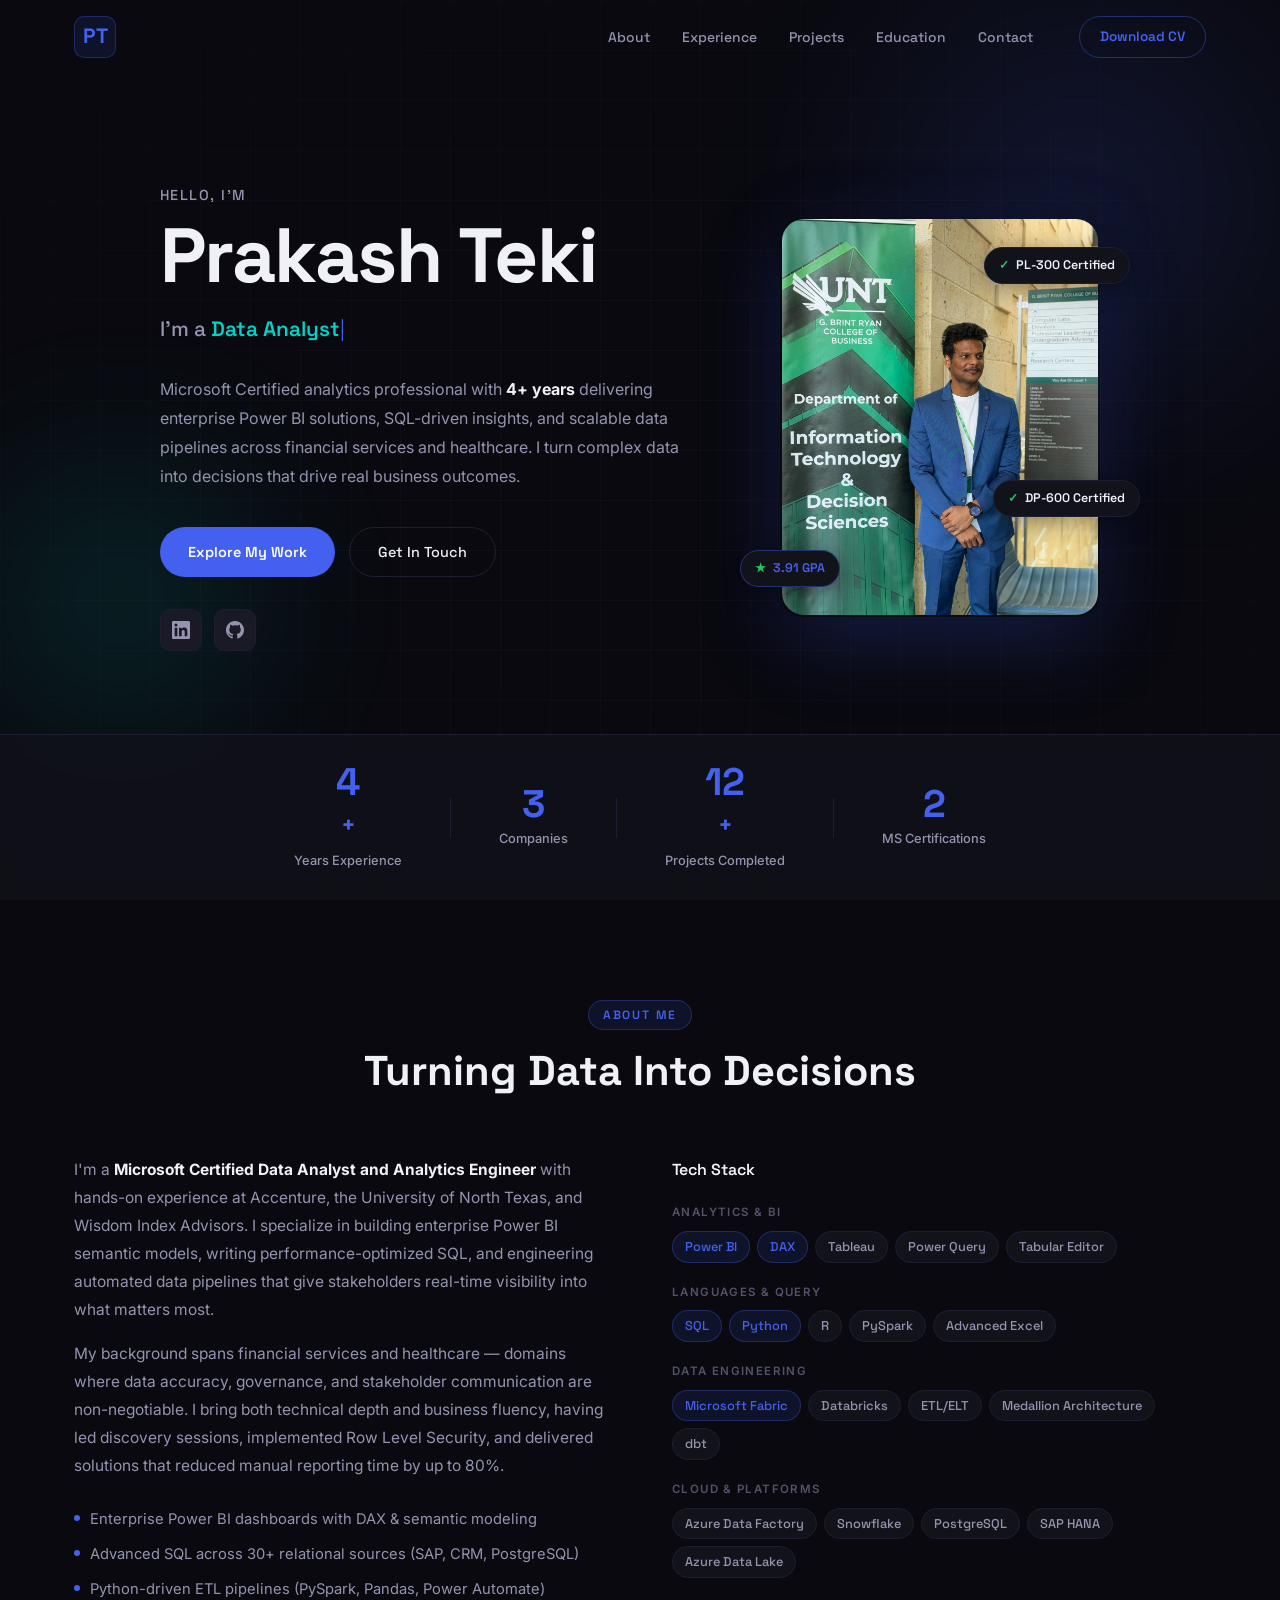
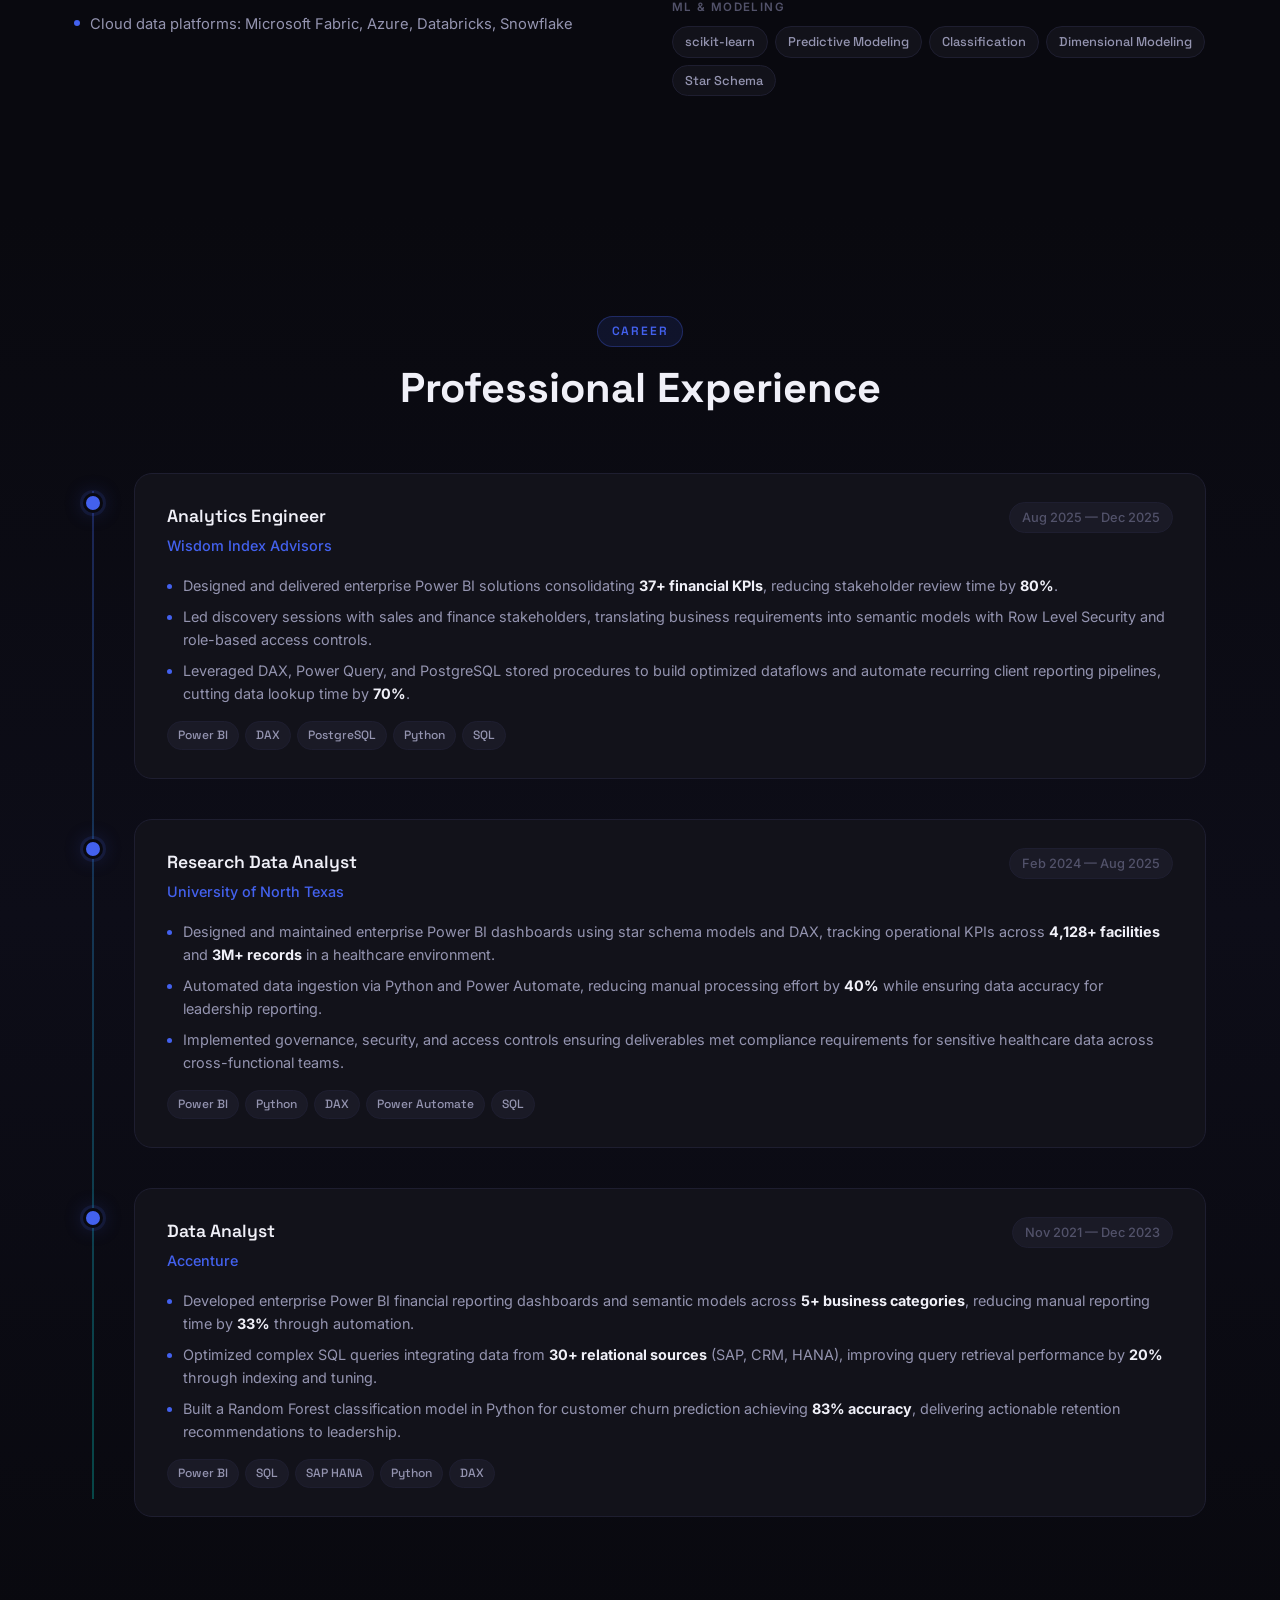
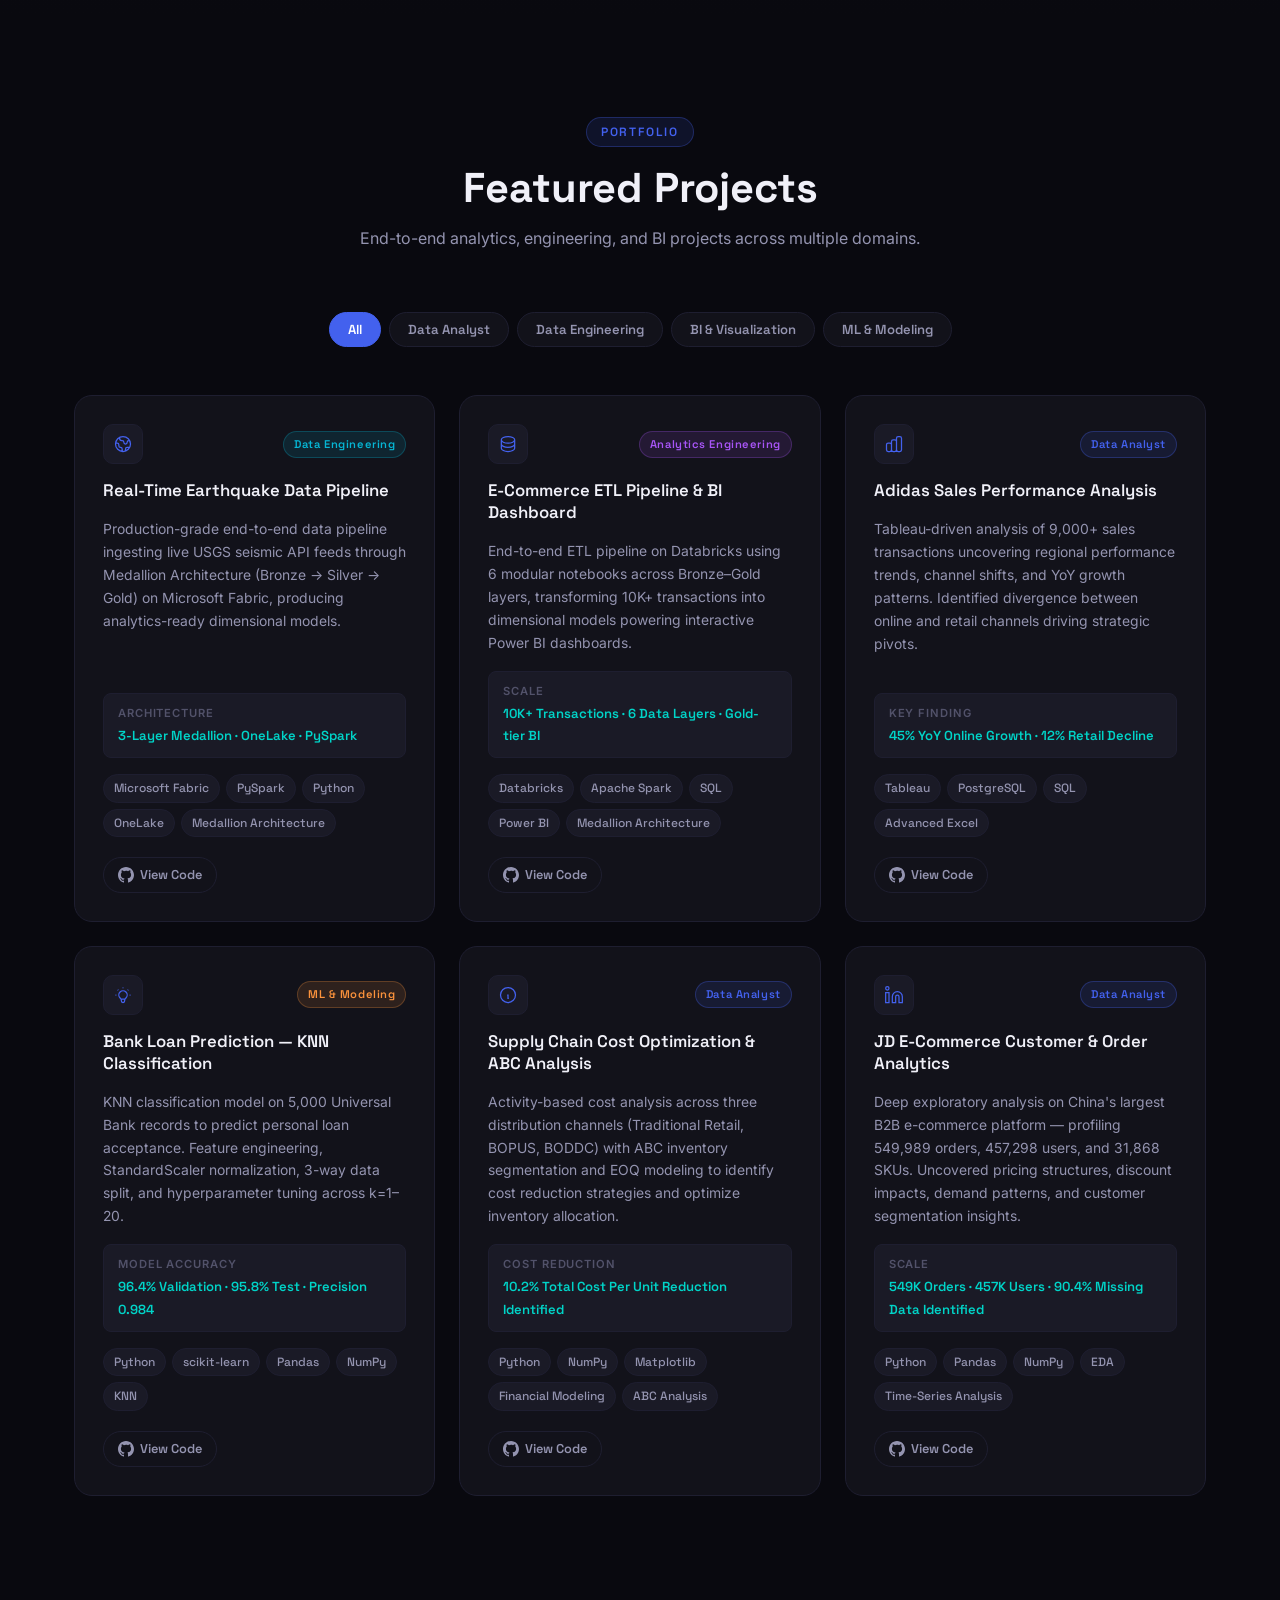
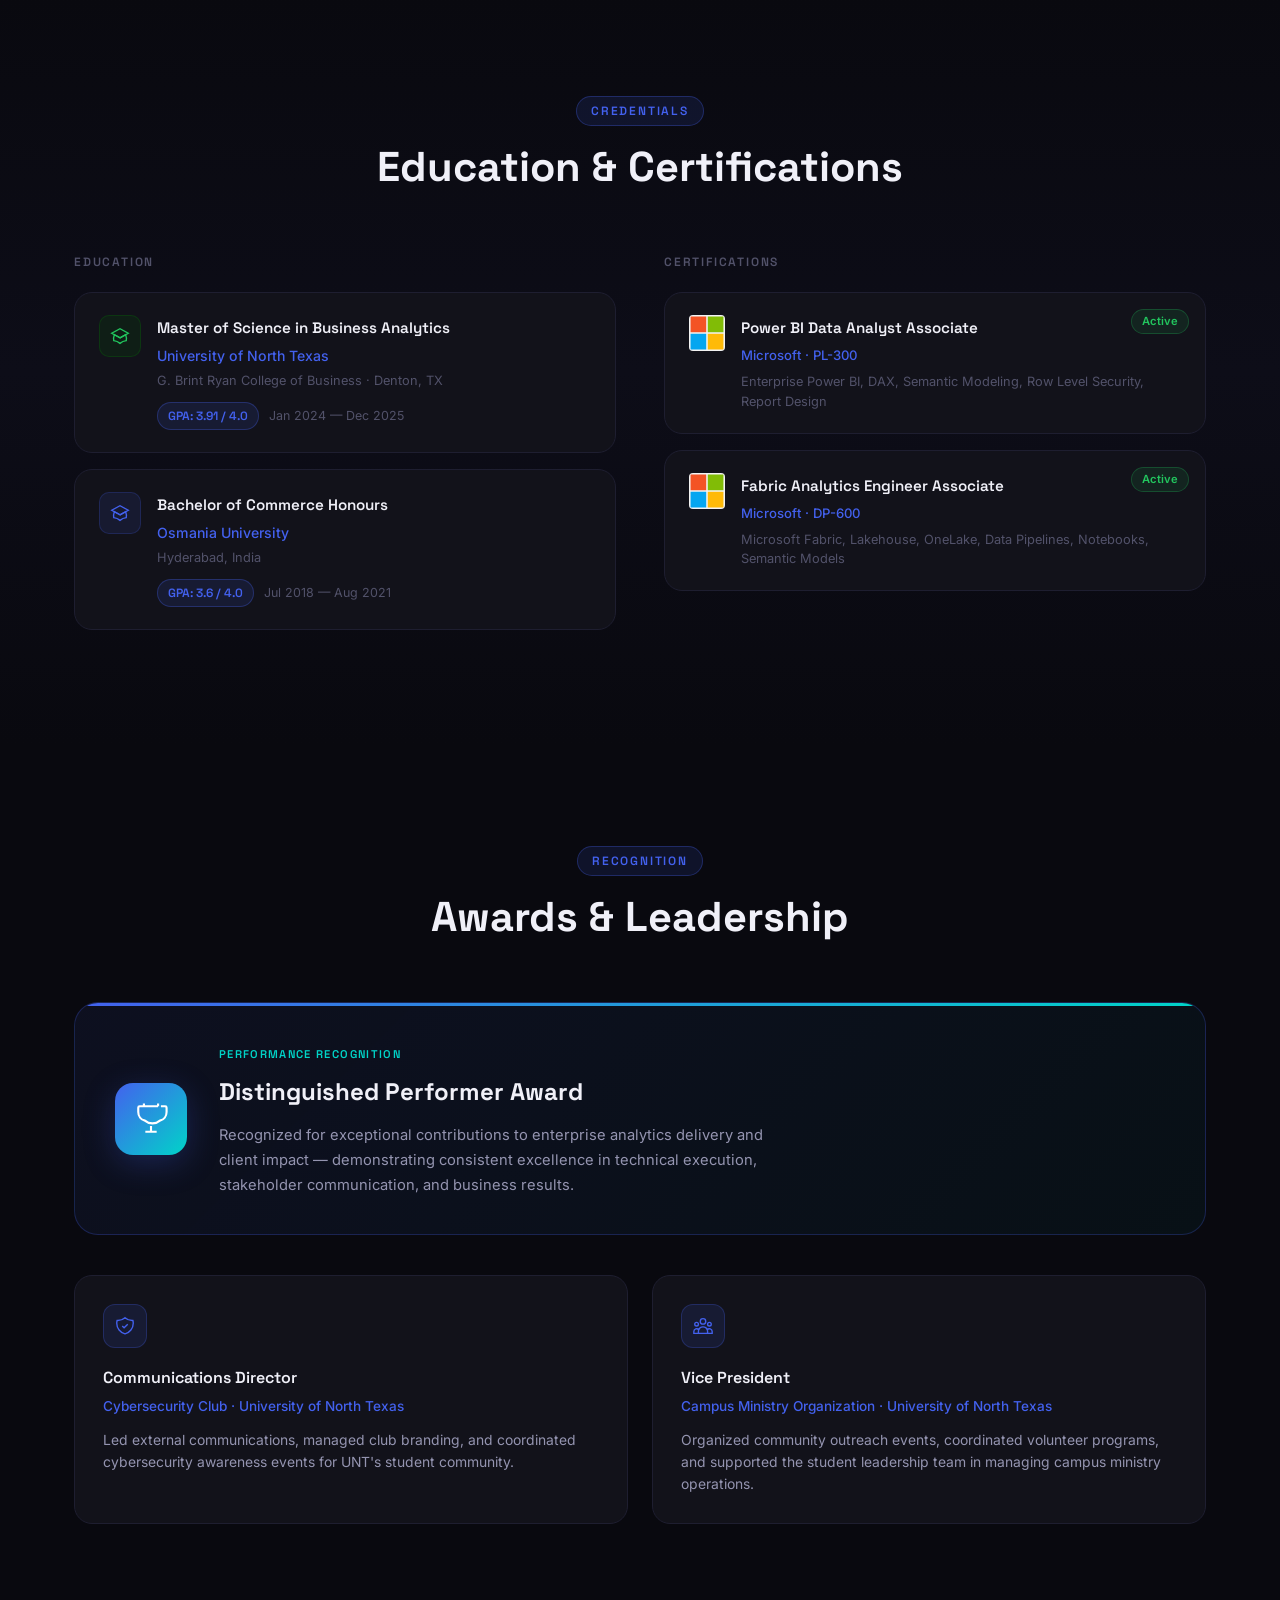
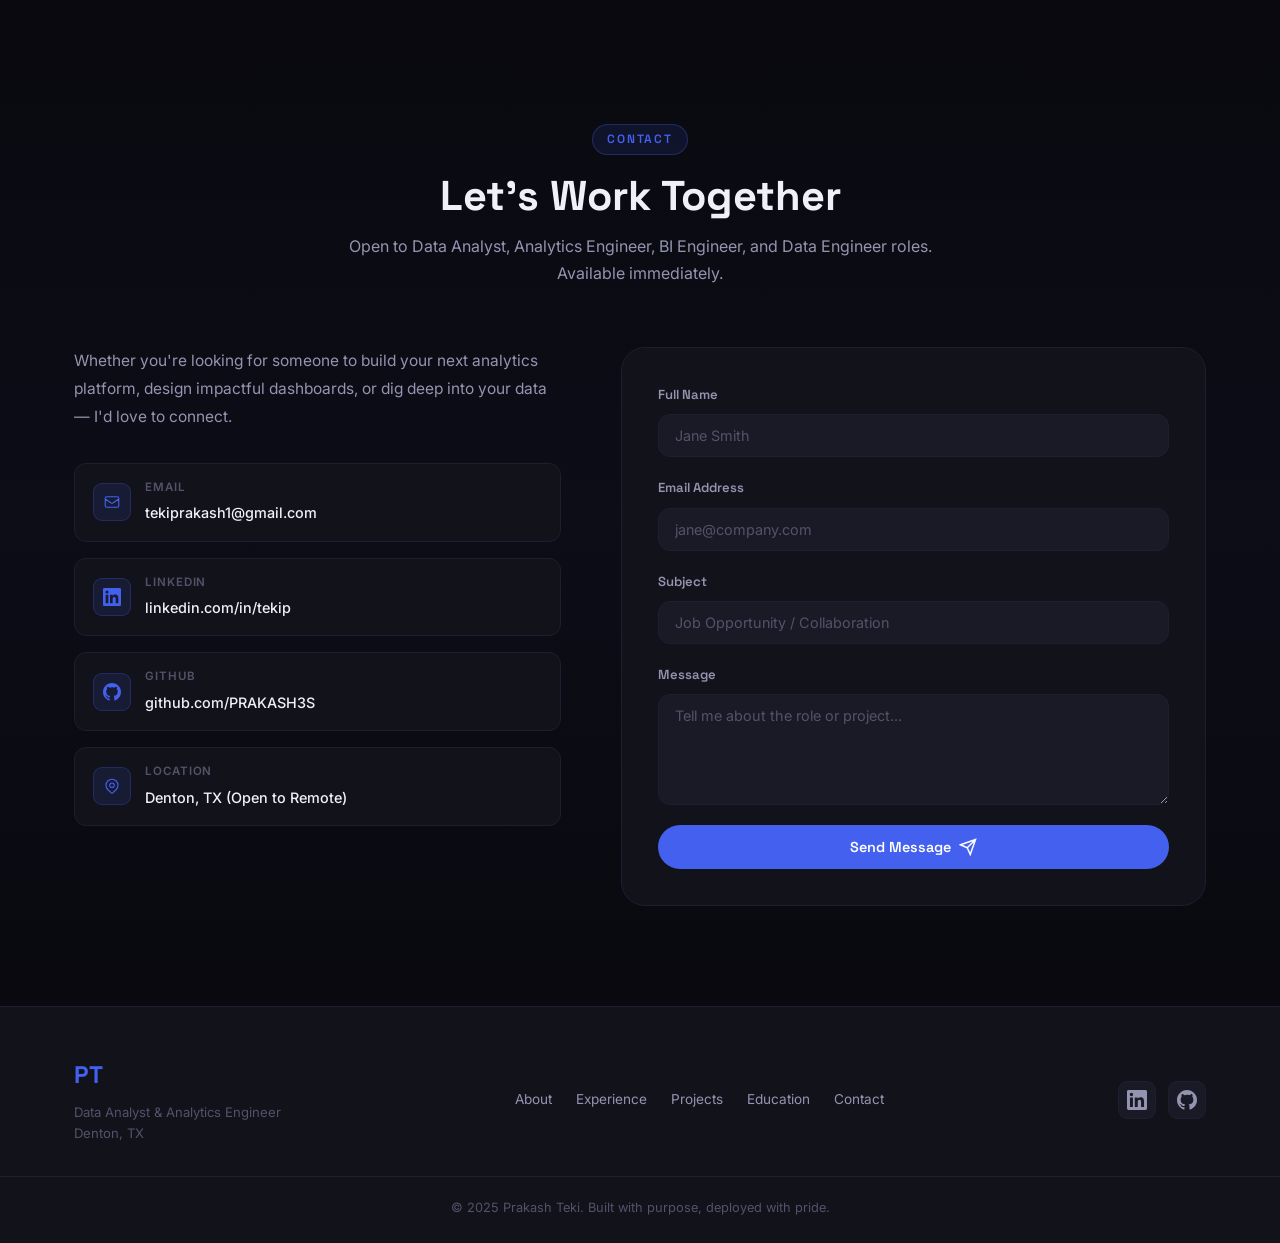
<file: index.html>
<!DOCTYPE html>
<html lang="en">
<head>
  <meta charset="UTF-8" />
  <meta name="viewport" content="width=device-width, initial-scale=1.0" />
  <title>Prakash Teki — Data Analyst & Analytics Engineer</title>
  <meta name="description" content="Microsoft Certified Data Analyst & Analytics Engineer with 4+ years delivering Power BI dashboards, SQL analytics, and data pipelines across financial services and healthcare." />
  <meta name="keywords" content="Data Analyst, Analytics Engineer, Business Intelligence, Power BI, SQL, Python, Microsoft Fabric, Databricks, Prakash Teki" />
  <meta property="og:title" content="Prakash Teki — Data Analyst & Analytics Engineer" />
  <meta property="og:description" content="Microsoft Certified analytics professional with 4+ years of experience." />
  <meta property="og:type" content="website" />
  <link rel="preconnect" href="https://fonts.googleapis.com" />
  <link rel="preconnect" href="https://fonts.gstatic.com" crossorigin />
  <link href="https://fonts.googleapis.com/css2?family=Space+Grotesk:wght@300;400;500;600;700&family=Inter:wght@300;400;500;600&display=swap" rel="stylesheet" />
  <link rel="stylesheet" href="styles.css" />
</head>
<body>

  <!-- ═══════════════ NAVIGATION ═══════════════ -->
  <nav id="navbar">
    <div class="nav-container">
      <a href="#hero" class="nav-logo">PT</a>
      <ul class="nav-links">
        <li><a href="#about">About</a></li>
        <li><a href="#experience">Experience</a></li>
        <li><a href="#projects">Projects</a></li>
        <li><a href="#education">Education</a></li>
        <li><a href="#contact">Contact</a></li>
      </ul>
      <a href="assets/resume.pdf" download class="nav-cta">Download CV</a>
      <button class="hamburger" id="hamburger" aria-label="Menu">
        <span></span><span></span><span></span>
      </button>
    </div>
    <div class="mobile-menu" id="mobileMenu">
      <ul>
        <li><a href="#about" class="mobile-link">About</a></li>
        <li><a href="#experience" class="mobile-link">Experience</a></li>
        <li><a href="#projects" class="mobile-link">Projects</a></li>
        <li><a href="#education" class="mobile-link">Education</a></li>
        <li><a href="#contact" class="mobile-link">Contact</a></li>
        <li><a href="assets/resume.pdf" download class="mobile-link mobile-cta">Download CV</a></li>
      </ul>
    </div>
  </nav>

  <!-- ═══════════════ HERO ═══════════════ -->
  <section id="hero">
    <div class="hero-bg">
      <div class="orb orb-1"></div>
      <div class="orb orb-2"></div>
      <div class="grid-overlay"></div>
    </div>
    <div class="container hero-container">
      <div class="hero-text">
        <p class="hero-greeting">Hello, I'm</p>
        <h1 class="hero-name">Prakash Teki</h1>
        <div class="hero-title-wrap">
          <span class="hero-title-prefix">I'm a&nbsp;</span>
          <span class="typed-text" id="typedText"></span><span class="cursor">|</span>
        </div>
        <p class="hero-bio">
          Microsoft Certified analytics professional with <strong>4+ years</strong> delivering enterprise Power BI solutions,
          SQL-driven insights, and scalable data pipelines across financial services and healthcare.
          I turn complex data into decisions that drive real business outcomes.
        </p>
        <div class="hero-cta">
          <a href="#projects" class="btn-primary">Explore My Work</a>
          <a href="#contact" class="btn-secondary">Get In Touch</a>
        </div>
        <div class="hero-socials">
          <a href="https://www.linkedin.com/in/tekip" target="_blank" rel="noopener" aria-label="LinkedIn" class="social-link">
            <svg viewBox="0 0 24 24" fill="currentColor"><path d="M20.447 20.452h-3.554v-5.569c0-1.328-.027-3.037-1.852-3.037-1.853 0-2.136 1.445-2.136 2.939v5.667H9.351V9h3.414v1.561h.046c.477-.9 1.637-1.85 3.37-1.85 3.601 0 4.267 2.37 4.267 5.455v6.286zM5.337 7.433a2.062 2.062 0 01-2.063-2.065 2.064 2.064 0 112.063 2.065zm1.782 13.019H3.555V9h3.564v11.452zM22.225 0H1.771C.792 0 0 .774 0 1.729v20.542C0 23.227.792 24 1.771 24h20.451C23.2 24 24 23.227 24 22.271V1.729C24 .774 23.2 0 22.222 0h.003z"/></svg>
          </a>
          <a href="https://github.com/PRAKASH3S" target="_blank" rel="noopener" aria-label="GitHub" class="social-link">
            <svg viewBox="0 0 24 24" fill="currentColor"><path d="M12 0C5.374 0 0 5.373 0 12c0 5.302 3.438 9.8 8.207 11.387.599.111.793-.261.793-.577v-2.234c-3.338.726-4.033-1.416-4.033-1.416-.546-1.387-1.333-1.756-1.333-1.756-1.089-.745.083-.729.083-.729 1.205.084 1.839 1.237 1.839 1.237 1.07 1.834 2.807 1.304 3.492.997.107-.775.418-1.305.762-1.604-2.665-.305-5.467-1.334-5.467-5.931 0-1.311.469-2.381 1.236-3.221-.124-.303-.535-1.524.117-3.176 0 0 1.008-.322 3.301 1.23A11.509 11.509 0 0112 5.803c1.02.005 2.047.138 3.006.404 2.291-1.552 3.297-1.23 3.297-1.23.653 1.653.242 2.874.118 3.176.77.84 1.235 1.911 1.235 3.221 0 4.609-2.807 5.624-5.479 5.921.43.372.823 1.102.823 2.222v3.293c0 .319.192.694.801.576C20.566 21.797 24 17.3 24 12c0-6.627-5.373-12-12-12z"/></svg>
          </a>
        </div>
      </div>
      <div class="hero-visual">
        <div class="profile-frame">
          <!-- Place your photo at assets/profile.jpg -->
          <img src="assets/photo.jpg" alt="Prakash Teki" class="profile-img" />
          <div class="profile-fallback">PT</div>
        </div>
        <div class="cert-badge badge-1">
          <span class="badge-icon">&#10003;</span> PL-300 Certified
        </div>
        <div class="cert-badge badge-2">
          <span class="badge-icon">&#10003;</span> DP-600 Certified
        </div>
        <div class="cert-badge badge-3">
          <span class="badge-icon">&#9733;</span> 3.91 GPA
        </div>
      </div>
    </div>

    <!-- STATS BAR -->
    <div class="stats-bar">
      <div class="container stats-grid">
        <div class="stat-item">
          <span class="stat-num" data-target="4">0</span><span class="stat-suffix">+</span>
          <span class="stat-label">Years Experience</span>
        </div>
        <div class="stat-divider"></div>
        <div class="stat-item">
          <span class="stat-num" data-target="3">0</span>
          <span class="stat-label">Companies</span>
        </div>
        <div class="stat-divider"></div>
        <div class="stat-item">
          <span class="stat-num" data-target="12">0</span><span class="stat-suffix">+</span>
          <span class="stat-label">Projects Completed</span>
        </div>
        <div class="stat-divider"></div>
        <div class="stat-item">
          <span class="stat-num" data-target="2">0</span>
          <span class="stat-label">MS Certifications</span>
        </div>
      </div>
    </div>
  </section>

  <!-- ═══════════════ ABOUT & SKILLS ═══════════════ -->
  <section id="about" class="section">
    <div class="container">
      <div class="section-header reveal">
        <span class="section-tag">About Me</span>
        <h2 class="section-title">Turning Data Into Decisions</h2>
      </div>
      <div class="about-grid">
        <div class="about-text reveal">
          <p>
            I'm a <strong>Microsoft Certified Data Analyst and Analytics Engineer</strong> with hands-on experience at Accenture,
            the University of North Texas, and Wisdom Index Advisors. I specialize in building enterprise Power BI semantic models,
            writing performance-optimized SQL, and engineering automated data pipelines that give stakeholders real-time visibility
            into what matters most.
          </p>
          <p>
            My background spans financial services and healthcare — domains where data accuracy, governance, and stakeholder
            communication are non-negotiable. I bring both technical depth and business fluency, having led discovery sessions,
            implemented Row Level Security, and delivered solutions that reduced manual reporting time by up to 80%.
          </p>
          <ul class="about-highlights">
            <li><span class="highlight-dot"></span>Enterprise Power BI dashboards with DAX &amp; semantic modeling</li>
            <li><span class="highlight-dot"></span>Advanced SQL across 30+ relational sources (SAP, CRM, PostgreSQL)</li>
            <li><span class="highlight-dot"></span>Python-driven ETL pipelines (PySpark, Pandas, Power Automate)</li>
            <li><span class="highlight-dot"></span>Cloud data platforms: Microsoft Fabric, Azure, Databricks, Snowflake</li>
          </ul>
        </div>
        <div class="skills-wrap reveal">
          <h3 class="skills-heading">Tech Stack</h3>
          <div class="skill-group">
            <span class="skill-group-label">Analytics &amp; BI</span>
            <div class="skill-tags">
              <span class="tag tag-accent">Power BI</span>
              <span class="tag tag-accent">DAX</span>
              <span class="tag">Tableau</span>
              <span class="tag">Power Query</span>
              <span class="tag">Tabular Editor</span>
            </div>
          </div>
          <div class="skill-group">
            <span class="skill-group-label">Languages &amp; Query</span>
            <div class="skill-tags">
              <span class="tag tag-accent">SQL</span>
              <span class="tag tag-accent">Python</span>
              <span class="tag">R</span>
              <span class="tag">PySpark</span>
              <span class="tag">Advanced Excel</span>
            </div>
          </div>
          <div class="skill-group">
            <span class="skill-group-label">Data Engineering</span>
            <div class="skill-tags">
              <span class="tag tag-accent">Microsoft Fabric</span>
              <span class="tag">Databricks</span>
              <span class="tag">ETL/ELT</span>
              <span class="tag">Medallion Architecture</span>
              <span class="tag">dbt</span>
            </div>
          </div>
          <div class="skill-group">
            <span class="skill-group-label">Cloud &amp; Platforms</span>
            <div class="skill-tags">
              <span class="tag">Azure Data Factory</span>
              <span class="tag">Snowflake</span>
              <span class="tag">PostgreSQL</span>
              <span class="tag">SAP HANA</span>
              <span class="tag">Azure Data Lake</span>
            </div>
          </div>
          <div class="skill-group">
            <span class="skill-group-label">ML &amp; Modeling</span>
            <div class="skill-tags">
              <span class="tag">scikit-learn</span>
              <span class="tag">Predictive Modeling</span>
              <span class="tag">Classification</span>
              <span class="tag">Dimensional Modeling</span>
              <span class="tag">Star Schema</span>
            </div>
          </div>
        </div>
      </div>
    </div>
  </section>

  <!-- ═══════════════ EXPERIENCE ═══════════════ -->
  <section id="experience" class="section section-alt">
    <div class="container">
      <div class="section-header reveal">
        <span class="section-tag">Career</span>
        <h2 class="section-title">Professional Experience</h2>
      </div>
      <div class="timeline">

        <div class="timeline-item reveal">
          <div class="timeline-dot"></div>
          <div class="timeline-card">
            <div class="timeline-header">
              <div>
                <h3 class="timeline-role">Analytics Engineer</h3>
                <p class="timeline-company">Wisdom Index Advisors</p>
              </div>
              <span class="timeline-date">Aug 2025 — Dec 2025</span>
            </div>
            <ul class="timeline-bullets">
              <li>Designed and delivered enterprise Power BI solutions consolidating <strong>37+ financial KPIs</strong>, reducing stakeholder review time by <strong>80%</strong>.</li>
              <li>Led discovery sessions with sales and finance stakeholders, translating business requirements into semantic models with Row Level Security and role-based access controls.</li>
              <li>Leveraged DAX, Power Query, and PostgreSQL stored procedures to build optimized dataflows and automate recurring client reporting pipelines, cutting data lookup time by <strong>70%</strong>.</li>
            </ul>
            <div class="timeline-tags">
              <span class="tag-sm">Power BI</span><span class="tag-sm">DAX</span><span class="tag-sm">PostgreSQL</span><span class="tag-sm">Python</span><span class="tag-sm">SQL</span>
            </div>
          </div>
        </div>

        <div class="timeline-item reveal">
          <div class="timeline-dot"></div>
          <div class="timeline-card">
            <div class="timeline-header">
              <div>
                <h3 class="timeline-role">Research Data Analyst</h3>
                <p class="timeline-company">University of North Texas</p>
              </div>
              <span class="timeline-date">Feb 2024 — Aug 2025</span>
            </div>
            <ul class="timeline-bullets">
              <li>Designed and maintained enterprise Power BI dashboards using star schema models and DAX, tracking operational KPIs across <strong>4,128+ facilities</strong> and <strong>3M+ records</strong> in a healthcare environment.</li>
              <li>Automated data ingestion via Python and Power Automate, reducing manual processing effort by <strong>40%</strong> while ensuring data accuracy for leadership reporting.</li>
              <li>Implemented governance, security, and access controls ensuring deliverables met compliance requirements for sensitive healthcare data across cross-functional teams.</li>
            </ul>
            <div class="timeline-tags">
              <span class="tag-sm">Power BI</span><span class="tag-sm">Python</span><span class="tag-sm">DAX</span><span class="tag-sm">Power Automate</span><span class="tag-sm">SQL</span>
            </div>
          </div>
        </div>

        <div class="timeline-item reveal">
          <div class="timeline-dot"></div>
          <div class="timeline-card">
            <div class="timeline-header">
              <div>
                <h3 class="timeline-role">Data Analyst</h3>
                <p class="timeline-company">Accenture</p>
              </div>
              <span class="timeline-date">Nov 2021 — Dec 2023</span>
            </div>
            <ul class="timeline-bullets">
              <li>Developed enterprise Power BI financial reporting dashboards and semantic models across <strong>5+ business categories</strong>, reducing manual reporting time by <strong>33%</strong> through automation.</li>
              <li>Optimized complex SQL queries integrating data from <strong>30+ relational sources</strong> (SAP, CRM, HANA), improving query retrieval performance by <strong>20%</strong> through indexing and tuning.</li>
              <li>Built a Random Forest classification model in Python for customer churn prediction achieving <strong>83% accuracy</strong>, delivering actionable retention recommendations to leadership.</li>
            </ul>
            <div class="timeline-tags">
              <span class="tag-sm">Power BI</span><span class="tag-sm">SQL</span><span class="tag-sm">SAP HANA</span><span class="tag-sm">Python</span><span class="tag-sm">DAX</span>
            </div>
          </div>
        </div>

      </div>
    </div>
  </section>

  <!-- ═══════════════ PROJECTS ═══════════════ -->
  <section id="projects" class="section">
    <div class="container">
      <div class="section-header reveal">
        <span class="section-tag">Portfolio</span>
        <h2 class="section-title">Featured Projects</h2>
        <p class="section-subtitle">End-to-end analytics, engineering, and BI projects across multiple domains.</p>
      </div>

      <div class="filter-tabs reveal">
        <button class="filter-btn active" data-filter="all">All</button>
        <button class="filter-btn" data-filter="analyst">Data Analyst</button>
        <button class="filter-btn" data-filter="engineering">Data Engineering</button>
        <button class="filter-btn" data-filter="bi">BI & Visualization</button>
        <button class="filter-btn" data-filter="ml">ML & Modeling</button>
      </div>

      <div class="projects-grid" id="projectsGrid">

        <!-- PROJECT 1: Earthquake Pipeline -->
        <div class="project-card reveal" data-category="engineering">
          <div class="project-card-top">
            <div class="project-icon">
              <svg viewBox="0 0 24 24" fill="none" stroke="currentColor" stroke-width="1.5"><path d="M3.055 11H5a2 2 0 012 2v1a2 2 0 002 2 2 2 0 012 2v2.945M8 3.935V5.5A2.5 2.5 0 0010.5 8h.5a2 2 0 012 2 2 2 0 104 0 2 2 0 012-2h1.064M15 20.488V18a2 2 0 012-2h3.064M21 12a9 9 0 11-18 0 9 9 0 0118 0z"/></svg>
            </div>
            <span class="project-cat-badge badge-engineering">Data Engineering</span>
          </div>
          <h3 class="project-title">Real-Time Earthquake Data Pipeline</h3>
          <p class="project-desc">Production-grade end-to-end data pipeline ingesting live USGS seismic API feeds through Medallion Architecture (Bronze → Silver → Gold) on Microsoft Fabric, producing analytics-ready dimensional models.</p>
          <div class="project-metric">
            <span class="metric-label">Architecture</span>
            <span class="metric-value">3-Layer Medallion · OneLake · PySpark</span>
          </div>
          <div class="project-tags">
            <span class="tag-sm">Microsoft Fabric</span>
            <span class="tag-sm">PySpark</span>
            <span class="tag-sm">Python</span>
            <span class="tag-sm">OneLake</span>
            <span class="tag-sm">Medallion Architecture</span>
          </div>
          <div class="project-links">
            <a href="https://github.com/PRAKASH3S" target="_blank" rel="noopener" class="project-link">
              <svg viewBox="0 0 24 24" fill="currentColor" width="16" height="16"><path d="M12 0C5.374 0 0 5.373 0 12c0 5.302 3.438 9.8 8.207 11.387.599.111.793-.261.793-.577v-2.234c-3.338.726-4.033-1.416-4.033-1.416-.546-1.387-1.333-1.756-1.333-1.756-1.089-.745.083-.729.083-.729 1.205.084 1.839 1.237 1.839 1.237 1.07 1.834 2.807 1.304 3.492.997.107-.775.418-1.305.762-1.604-2.665-.305-5.467-1.334-5.467-5.931 0-1.311.469-2.381 1.236-3.221-.124-.303-.535-1.524.117-3.176 0 0 1.008-.322 3.301 1.23A11.509 11.509 0 0112 5.803c1.02.005 2.047.138 3.006.404 2.291-1.552 3.297-1.23 3.297-1.23.653 1.653.242 2.874.118 3.176.77.84 1.235 1.911 1.235 3.221 0 4.609-2.807 5.624-5.479 5.921.43.372.823 1.102.823 2.222v3.293c0 .319.192.694.801.576C20.566 21.797 24 17.3 24 12c0-6.627-5.373-12-12-12z"/></svg>
              View Code
            </a>
          </div>
        </div>

        <!-- PROJECT 2: E-Commerce ETL -->
        <div class="project-card reveal" data-category="engineering bi">
          <div class="project-card-top">
            <div class="project-icon">
              <svg viewBox="0 0 24 24" fill="none" stroke="currentColor" stroke-width="1.5"><path d="M4 7v10c0 2.21 3.582 4 8 4s8-1.79 8-4V7M4 7c0 2.21 3.582 4 8 4s8-1.79 8-4M4 7c0-2.21 3.582-4 8-4s8 1.79 8 4m0 5c0 2.21-3.582 4-8 4s-8-1.79-8-4"/></svg>
            </div>
            <span class="project-cat-badge badge-bi">Analytics Engineering</span>
          </div>
          <h3 class="project-title">E-Commerce ETL Pipeline &amp; BI Dashboard</h3>
          <p class="project-desc">End-to-end ETL pipeline on Databricks using 6 modular notebooks across Bronze–Gold layers, transforming 10K+ transactions into dimensional models powering interactive Power BI dashboards.</p>
          <div class="project-metric">
            <span class="metric-label">Scale</span>
            <span class="metric-value">10K+ Transactions · 6 Data Layers · Gold-tier BI</span>
          </div>
          <div class="project-tags">
            <span class="tag-sm">Databricks</span>
            <span class="tag-sm">Apache Spark</span>
            <span class="tag-sm">SQL</span>
            <span class="tag-sm">Power BI</span>
            <span class="tag-sm">Medallion Architecture</span>
          </div>
          <div class="project-links">
            <a href="https://github.com/PRAKASH3S" target="_blank" rel="noopener" class="project-link">
              <svg viewBox="0 0 24 24" fill="currentColor" width="16" height="16"><path d="M12 0C5.374 0 0 5.373 0 12c0 5.302 3.438 9.8 8.207 11.387.599.111.793-.261.793-.577v-2.234c-3.338.726-4.033-1.416-4.033-1.416-.546-1.387-1.333-1.756-1.333-1.756-1.089-.745.083-.729.083-.729 1.205.084 1.839 1.237 1.839 1.237 1.07 1.834 2.807 1.304 3.492.997.107-.775.418-1.305.762-1.604-2.665-.305-5.467-1.334-5.467-5.931 0-1.311.469-2.381 1.236-3.221-.124-.303-.535-1.524.117-3.176 0 0 1.008-.322 3.301 1.23A11.509 11.509 0 0112 5.803c1.02.005 2.047.138 3.006.404 2.291-1.552 3.297-1.23 3.297-1.23.653 1.653.242 2.874.118 3.176.77.84 1.235 1.911 1.235 3.221 0 4.609-2.807 5.624-5.479 5.921.43.372.823 1.102.823 2.222v3.293c0 .319.192.694.801.576C20.566 21.797 24 17.3 24 12c0-6.627-5.373-12-12-12z"/></svg>
              View Code
            </a>
          </div>
        </div>

        <!-- PROJECT 3: Adidas Sales -->
        <div class="project-card reveal" data-category="analyst bi">
          <div class="project-card-top">
            <div class="project-icon">
              <svg viewBox="0 0 24 24" fill="none" stroke="currentColor" stroke-width="1.5"><path d="M9 19v-6a2 2 0 00-2-2H5a2 2 0 00-2 2v6a2 2 0 002 2h2a2 2 0 002-2zm0 0V9a2 2 0 012-2h2a2 2 0 012 2v10m-6 0a2 2 0 002 2h2a2 2 0 002-2m0 0V5a2 2 0 012-2h2a2 2 0 012 2v14a2 2 0 01-2 2h-2a2 2 0 01-2-2z"/></svg>
            </div>
            <span class="project-cat-badge badge-analyst">Data Analyst</span>
          </div>
          <h3 class="project-title">Adidas Sales Performance Analysis</h3>
          <p class="project-desc">Tableau-driven analysis of 9,000+ sales transactions uncovering regional performance trends, channel shifts, and YoY growth patterns. Identified divergence between online and retail channels driving strategic pivots.</p>
          <div class="project-metric">
            <span class="metric-label">Key Finding</span>
            <span class="metric-value">45% YoY Online Growth · 12% Retail Decline</span>
          </div>
          <div class="project-tags">
            <span class="tag-sm">Tableau</span>
            <span class="tag-sm">PostgreSQL</span>
            <span class="tag-sm">SQL</span>
            <span class="tag-sm">Advanced Excel</span>
          </div>
          <div class="project-links">
            <a href="https://github.com/PRAKASH3S" target="_blank" rel="noopener" class="project-link">
              <svg viewBox="0 0 24 24" fill="currentColor" width="16" height="16"><path d="M12 0C5.374 0 0 5.373 0 12c0 5.302 3.438 9.8 8.207 11.387.599.111.793-.261.793-.577v-2.234c-3.338.726-4.033-1.416-4.033-1.416-.546-1.387-1.333-1.756-1.333-1.756-1.089-.745.083-.729.083-.729 1.205.084 1.839 1.237 1.839 1.237 1.07 1.834 2.807 1.304 3.492.997.107-.775.418-1.305.762-1.604-2.665-.305-5.467-1.334-5.467-5.931 0-1.311.469-2.381 1.236-3.221-.124-.303-.535-1.524.117-3.176 0 0 1.008-.322 3.301 1.23A11.509 11.509 0 0112 5.803c1.02.005 2.047.138 3.006.404 2.291-1.552 3.297-1.23 3.297-1.23.653 1.653.242 2.874.118 3.176.77.84 1.235 1.911 1.235 3.221 0 4.609-2.807 5.624-5.479 5.921.43.372.823 1.102.823 2.222v3.293c0 .319.192.694.801.576C20.566 21.797 24 17.3 24 12c0-6.627-5.373-12-12-12z"/></svg>
              View Code
            </a>
          </div>
        </div>

        <!-- PROJECT 4: Bank Loan Prediction -->
        <div class="project-card reveal" data-category="ml analyst">
          <div class="project-card-top">
            <div class="project-icon">
              <svg viewBox="0 0 24 24" fill="none" stroke="currentColor" stroke-width="1.5"><path d="M9.663 17h4.673M12 3v1m6.364 1.636l-.707.707M21 12h-1M4 12H3m3.343-5.657l-.707-.707m2.828 9.9a5 5 0 117.072 0l-.548.547A3.374 3.374 0 0014 18.469V19a2 2 0 11-4 0v-.531c0-.895-.356-1.754-.988-2.386l-.548-.547z"/></svg>
            </div>
            <span class="project-cat-badge badge-ml">ML &amp; Modeling</span>
          </div>
          <h3 class="project-title">Bank Loan Prediction — KNN Classification</h3>
          <p class="project-desc">KNN classification model on 5,000 Universal Bank records to predict personal loan acceptance. Feature engineering, StandardScaler normalization, 3-way data split, and hyperparameter tuning across k=1–20.</p>
          <div class="project-metric">
            <span class="metric-label">Model Accuracy</span>
            <span class="metric-value">96.4% Validation · 95.8% Test · Precision 0.984</span>
          </div>
          <div class="project-tags">
            <span class="tag-sm">Python</span>
            <span class="tag-sm">scikit-learn</span>
            <span class="tag-sm">Pandas</span>
            <span class="tag-sm">NumPy</span>
            <span class="tag-sm">KNN</span>
          </div>
          <div class="project-links">
            <a href="https://github.com/PRAKASH3S" target="_blank" rel="noopener" class="project-link">
              <svg viewBox="0 0 24 24" fill="currentColor" width="16" height="16"><path d="M12 0C5.374 0 0 5.373 0 12c0 5.302 3.438 9.8 8.207 11.387.599.111.793-.261.793-.577v-2.234c-3.338.726-4.033-1.416-4.033-1.416-.546-1.387-1.333-1.756-1.333-1.756-1.089-.745.083-.729.083-.729 1.205.084 1.839 1.237 1.839 1.237 1.07 1.834 2.807 1.304 3.492.997.107-.775.418-1.305.762-1.604-2.665-.305-5.467-1.334-5.467-5.931 0-1.311.469-2.381 1.236-3.221-.124-.303-.535-1.524.117-3.176 0 0 1.008-.322 3.301 1.23A11.509 11.509 0 0112 5.803c1.02.005 2.047.138 3.006.404 2.291-1.552 3.297-1.23 3.297-1.23.653 1.653.242 2.874.118 3.176.77.84 1.235 1.911 1.235 3.221 0 4.609-2.807 5.624-5.479 5.921.43.372.823 1.102.823 2.222v3.293c0 .319.192.694.801.576C20.566 21.797 24 17.3 24 12c0-6.627-5.373-12-12-12z"/></svg>
              View Code
            </a>
          </div>
        </div>

        <!-- PROJECT 5: Supply Chain -->
        <div class="project-card reveal" data-category="analyst">
          <div class="project-card-top">
            <div class="project-icon">
              <svg viewBox="0 0 24 24" fill="none" stroke="currentColor" stroke-width="1.5"><path d="M13 16h-1v-4h-1m1-4h.01M21 12a9 9 0 11-18 0 9 9 0 0118 0z"/></svg>
            </div>
            <span class="project-cat-badge badge-analyst">Data Analyst</span>
          </div>
          <h3 class="project-title">Supply Chain Cost Optimization &amp; ABC Analysis</h3>
          <p class="project-desc">Activity-based cost analysis across three distribution channels (Traditional Retail, BOPUS, BODDC) with ABC inventory segmentation and EOQ modeling to identify cost reduction strategies and optimize inventory allocation.</p>
          <div class="project-metric">
            <span class="metric-label">Cost Reduction</span>
            <span class="metric-value">10.2% Total Cost Per Unit Reduction Identified</span>
          </div>
          <div class="project-tags">
            <span class="tag-sm">Python</span>
            <span class="tag-sm">NumPy</span>
            <span class="tag-sm">Matplotlib</span>
            <span class="tag-sm">Financial Modeling</span>
            <span class="tag-sm">ABC Analysis</span>
          </div>
          <div class="project-links">
            <a href="https://github.com/PRAKASH3S" target="_blank" rel="noopener" class="project-link">
              <svg viewBox="0 0 24 24" fill="currentColor" width="16" height="16"><path d="M12 0C5.374 0 0 5.373 0 12c0 5.302 3.438 9.8 8.207 11.387.599.111.793-.261.793-.577v-2.234c-3.338.726-4.033-1.416-4.033-1.416-.546-1.387-1.333-1.756-1.333-1.756-1.089-.745.083-.729.083-.729 1.205.084 1.839 1.237 1.839 1.237 1.07 1.834 2.807 1.304 3.492.997.107-.775.418-1.305.762-1.604-2.665-.305-5.467-1.334-5.467-5.931 0-1.311.469-2.381 1.236-3.221-.124-.303-.535-1.524.117-3.176 0 0 1.008-.322 3.301 1.23A11.509 11.509 0 0112 5.803c1.02.005 2.047.138 3.006.404 2.291-1.552 3.297-1.23 3.297-1.23.653 1.653.242 2.874.118 3.176.77.84 1.235 1.911 1.235 3.221 0 4.609-2.807 5.624-5.479 5.921.43.372.823 1.102.823 2.222v3.293c0 .319.192.694.801.576C20.566 21.797 24 17.3 24 12c0-6.627-5.373-12-12-12z"/></svg>
              View Code
            </a>
          </div>
        </div>

        <!-- PROJECT 6: JD E-Commerce Analytics -->
        <div class="project-card reveal" data-category="analyst">
          <div class="project-card-top">
            <div class="project-icon">
              <svg viewBox="0 0 24 24" fill="none" stroke="currentColor" stroke-width="1.5"><path d="M16 8a6 6 0 016 6v7h-4v-7a2 2 0 00-2-2 2 2 0 00-2 2v7h-4v-7a6 6 0 016-6zM2 9h4v12H2z"/><circle cx="4" cy="4" r="2" stroke="currentColor" stroke-width="1.5"/></svg>
            </div>
            <span class="project-cat-badge badge-analyst">Data Analyst</span>
          </div>
          <h3 class="project-title">JD E-Commerce Customer &amp; Order Analytics</h3>
          <p class="project-desc">Deep exploratory analysis on China's largest B2B e-commerce platform — profiling 549,989 orders, 457,298 users, and 31,868 SKUs. Uncovered pricing structures, discount impacts, demand patterns, and customer segmentation insights.</p>
          <div class="project-metric">
            <span class="metric-label">Scale</span>
            <span class="metric-value">549K Orders · 457K Users · 90.4% Missing Data Identified</span>
          </div>
          <div class="project-tags">
            <span class="tag-sm">Python</span>
            <span class="tag-sm">Pandas</span>
            <span class="tag-sm">NumPy</span>
            <span class="tag-sm">EDA</span>
            <span class="tag-sm">Time-Series Analysis</span>
          </div>
          <div class="project-links">
            <a href="https://github.com/PRAKASH3S" target="_blank" rel="noopener" class="project-link">
              <svg viewBox="0 0 24 24" fill="currentColor" width="16" height="16"><path d="M12 0C5.374 0 0 5.373 0 12c0 5.302 3.438 9.8 8.207 11.387.599.111.793-.261.793-.577v-2.234c-3.338.726-4.033-1.416-4.033-1.416-.546-1.387-1.333-1.756-1.333-1.756-1.089-.745.083-.729.083-.729 1.205.084 1.839 1.237 1.839 1.237 1.07 1.834 2.807 1.304 3.492.997.107-.775.418-1.305.762-1.604-2.665-.305-5.467-1.334-5.467-5.931 0-1.311.469-2.381 1.236-3.221-.124-.303-.535-1.524.117-3.176 0 0 1.008-.322 3.301 1.23A11.509 11.509 0 0112 5.803c1.02.005 2.047.138 3.006.404 2.291-1.552 3.297-1.23 3.297-1.23.653 1.653.242 2.874.118 3.176.77.84 1.235 1.911 1.235 3.221 0 4.609-2.807 5.624-5.479 5.921.43.372.823 1.102.823 2.222v3.293c0 .319.192.694.801.576C20.566 21.797 24 17.3 24 12c0-6.627-5.373-12-12-12z"/></svg>
              View Code
            </a>
          </div>
        </div>

      </div>
    </div>
  </section>

  <!-- ═══════════════ EDUCATION & CERTIFICATIONS ═══════════════ -->
  <section id="education" class="section section-alt">
    <div class="container">
      <div class="section-header reveal">
        <span class="section-tag">Credentials</span>
        <h2 class="section-title">Education &amp; Certifications</h2>
      </div>
      <div class="edu-grid">

        <div class="edu-col reveal">
          <h3 class="edu-col-heading">Education</h3>

          <div class="edu-card">
            <div class="edu-card-left">
              <div class="edu-icon edu-icon-unt">
                <svg viewBox="0 0 24 24" fill="none" stroke="currentColor" stroke-width="1.5"><path d="M12 14l9-5-9-5-9 5 9 5z"/><path d="M12 14l6.16-3.422a12.083 12.083 0 01.665 6.479A11.952 11.952 0 0012 20.055a11.952 11.952 0 00-6.824-2.998 12.078 12.078 0 01.665-6.479L12 14z"/></svg>
              </div>
            </div>
            <div class="edu-card-right">
              <h4 class="edu-degree">Master of Science in Business Analytics</h4>
              <p class="edu-school">University of North Texas</p>
              <p class="edu-detail">G. Brint Ryan College of Business · Denton, TX</p>
              <div class="edu-meta">
                <span class="edu-badge">GPA: 3.91 / 4.0</span>
                <span class="edu-date">Jan 2024 — Dec 2025</span>
              </div>
            </div>
          </div>

          <div class="edu-card">
            <div class="edu-card-left">
              <div class="edu-icon edu-icon-osmania">
                <svg viewBox="0 0 24 24" fill="none" stroke="currentColor" stroke-width="1.5"><path d="M12 14l9-5-9-5-9 5 9 5z"/><path d="M12 14l6.16-3.422a12.083 12.083 0 01.665 6.479A11.952 11.952 0 0012 20.055a11.952 11.952 0 00-6.824-2.998 12.078 12.078 0 01.665-6.479L12 14z"/></svg>
              </div>
            </div>
            <div class="edu-card-right">
              <h4 class="edu-degree">Bachelor of Commerce Honours</h4>
              <p class="edu-school">Osmania University</p>
              <p class="edu-detail">Hyderabad, India</p>
              <div class="edu-meta">
                <span class="edu-badge">GPA: 3.6 / 4.0</span>
                <span class="edu-date">Jul 2018 — Aug 2021</span>
              </div>
            </div>
          </div>
        </div>

        <div class="edu-col reveal">
          <h3 class="edu-col-heading">Certifications</h3>

          <div class="cert-card">
            <div class="cert-logo">
              <svg viewBox="0 0 23 23" xmlns="http://www.w3.org/2000/svg"><path fill="#f3f3f3" d="M0 0h23v23H0z"/><path fill="#f35325" d="M1 1h10v10H1z"/><path fill="#81bc06" d="M12 1h10v10H12z"/><path fill="#05a6f0" d="M1 12h10v10H1z"/><path fill="#ffba08" d="M12 12h10v10H12z"/></svg>
            </div>
            <div class="cert-info">
              <h4 class="cert-name">Power BI Data Analyst Associate</h4>
              <p class="cert-issuer">Microsoft · PL-300</p>
              <p class="cert-desc">Enterprise Power BI, DAX, Semantic Modeling, Row Level Security, Report Design</p>
            </div>
            <span class="cert-status">Active</span>
          </div>

          <div class="cert-card">
            <div class="cert-logo">
              <svg viewBox="0 0 23 23" xmlns="http://www.w3.org/2000/svg"><path fill="#f3f3f3" d="M0 0h23v23H0z"/><path fill="#f35325" d="M1 1h10v10H1z"/><path fill="#81bc06" d="M12 1h10v10H12z"/><path fill="#05a6f0" d="M1 12h10v10H1z"/><path fill="#ffba08" d="M12 12h10v10H12z"/></svg>
            </div>
            <div class="cert-info">
              <h4 class="cert-name">Fabric Analytics Engineer Associate</h4>
              <p class="cert-issuer">Microsoft · DP-600</p>
              <p class="cert-desc">Microsoft Fabric, Lakehouse, OneLake, Data Pipelines, Notebooks, Semantic Models</p>
            </div>
            <span class="cert-status">Active</span>
          </div>
        </div>
      </div>
    </div>
  </section>

  <!-- ═══════════════ AWARDS & LEADERSHIP ═══════════════ -->
  <section id="awards" class="section">
    <div class="container">
      <div class="section-header reveal">
        <span class="section-tag">Recognition</span>
        <h2 class="section-title">Awards &amp; Leadership</h2>
      </div>

      <div class="awards-featured reveal">
        <div class="award-spotlight">
          <div class="award-trophy">
            <svg viewBox="0 0 24 24" fill="none" stroke="currentColor" stroke-width="1.5"><path d="M8 21h8m-4-4v4M7 3H4a1 1 0 00-1 1v3c0 2.97 1.97 5.47 4.72 6.13a8 8 0 0010.56 0C21.03 12.47 23 9.97 23 7V4a1 1 0 00-1-1h-3M7 3h10M7 3V1M17 3V1"/></svg>
          </div>
          <div class="award-content">
            <span class="award-tag">Performance Recognition</span>
            <h3 class="award-title">Distinguished Performer Award</h3>
            <p class="award-desc">Recognized for exceptional contributions to enterprise analytics delivery and client impact — demonstrating consistent excellence in technical execution, stakeholder communication, and business results.</p>
          </div>
        </div>
      </div>

      <div class="leadership-grid">
        <div class="leadership-card reveal">
          <div class="leadership-icon">
            <svg viewBox="0 0 24 24" fill="none" stroke="currentColor" stroke-width="1.5"><path d="M9 12l2 2 4-4m5.618-4.016A11.955 11.955 0 0112 2.944a11.955 11.955 0 01-8.618 3.04A12.02 12.02 0 003 9c0 5.591 3.824 10.29 9 11.622 5.176-1.332 9-6.03 9-11.622 0-1.042-.133-2.052-.382-3.016z"/></svg>
          </div>
          <h4 class="leadership-title">Communications Director</h4>
          <p class="leadership-org">Cybersecurity Club · University of North Texas</p>
          <p class="leadership-desc">Led external communications, managed club branding, and coordinated cybersecurity awareness events for UNT's student community.</p>
        </div>
        <div class="leadership-card reveal">
          <div class="leadership-icon">
            <svg viewBox="0 0 24 24" fill="none" stroke="currentColor" stroke-width="1.5"><path d="M17 20h5v-2a3 3 0 00-5.356-1.857M17 20H7m10 0v-2c0-.656-.126-1.283-.356-1.857M7 20H2v-2a3 3 0 015.356-1.857M7 20v-2c0-.656.126-1.283.356-1.857m0 0a5.002 5.002 0 019.288 0M15 7a3 3 0 11-6 0 3 3 0 016 0zm6 3a2 2 0 11-4 0 2 2 0 014 0zM7 10a2 2 0 11-4 0 2 2 0 014 0z"/></svg>
          </div>
          <h4 class="leadership-title">Vice President</h4>
          <p class="leadership-org">Campus Ministry Organization · University of North Texas</p>
          <p class="leadership-desc">Organized community outreach events, coordinated volunteer programs, and supported the student leadership team in managing campus ministry operations.</p>
        </div>
      </div>
    </div>
  </section>

  <!-- ═══════════════ CONTACT ═══════════════ -->
  <section id="contact" class="section section-alt">
    <div class="container">
      <div class="section-header reveal">
        <span class="section-tag">Contact</span>
        <h2 class="section-title">Let's Work Together</h2>
        <p class="section-subtitle">Open to Data Analyst, Analytics Engineer, BI Engineer, and Data Engineer roles.<br>Available immediately.</p>
      </div>
      <div class="contact-grid">
        <div class="contact-info reveal">
          <p class="contact-blurb">
            Whether you're looking for someone to build your next analytics platform, design impactful dashboards,
            or dig deep into your data — I'd love to connect.
          </p>
          <div class="contact-links">
            <a href="mailto:tekiprakash1@gmail.com" class="contact-item">
              <div class="contact-icon">
                <svg viewBox="0 0 24 24" fill="none" stroke="currentColor" stroke-width="1.5"><path d="M3 8l7.89 5.26a2 2 0 002.22 0L21 8M5 19h14a2 2 0 002-2V7a2 2 0 00-2-2H5a2 2 0 00-2 2v10a2 2 0 002 2z"/></svg>
              </div>
              <div>
                <span class="contact-label">Email</span>
                <span class="contact-value">tekiprakash1@gmail.com</span>
              </div>
            </a>
            <a href="https://www.linkedin.com/in/tekip" target="_blank" rel="noopener" class="contact-item">
              <div class="contact-icon">
                <svg viewBox="0 0 24 24" fill="currentColor"><path d="M20.447 20.452h-3.554v-5.569c0-1.328-.027-3.037-1.852-3.037-1.853 0-2.136 1.445-2.136 2.939v5.667H9.351V9h3.414v1.561h.046c.477-.9 1.637-1.85 3.37-1.85 3.601 0 4.267 2.37 4.267 5.455v6.286zM5.337 7.433a2.062 2.062 0 01-2.063-2.065 2.064 2.064 0 112.063 2.065zm1.782 13.019H3.555V9h3.564v11.452zM22.225 0H1.771C.792 0 0 .774 0 1.729v20.542C0 23.227.792 24 1.771 24h20.451C23.2 24 24 23.227 24 22.271V1.729C24 .774 23.2 0 22.222 0h.003z"/></svg>
              </div>
              <div>
                <span class="contact-label">LinkedIn</span>
                <span class="contact-value">linkedin.com/in/tekip</span>
              </div>
            </a>
            <a href="https://github.com/PRAKASH3S" target="_blank" rel="noopener" class="contact-item">
              <div class="contact-icon">
                <svg viewBox="0 0 24 24" fill="currentColor"><path d="M12 0C5.374 0 0 5.373 0 12c0 5.302 3.438 9.8 8.207 11.387.599.111.793-.261.793-.577v-2.234c-3.338.726-4.033-1.416-4.033-1.416-.546-1.387-1.333-1.756-1.333-1.756-1.089-.745.083-.729.083-.729 1.205.084 1.839 1.237 1.839 1.237 1.07 1.834 2.807 1.304 3.492.997.107-.775.418-1.305.762-1.604-2.665-.305-5.467-1.334-5.467-5.931 0-1.311.469-2.381 1.236-3.221-.124-.303-.535-1.524.117-3.176 0 0 1.008-.322 3.301 1.23A11.509 11.509 0 0112 5.803c1.02.005 2.047.138 3.006.404 2.291-1.552 3.297-1.23 3.297-1.23.653 1.653.242 2.874.118 3.176.77.84 1.235 1.911 1.235 3.221 0 4.609-2.807 5.624-5.479 5.921.43.372.823 1.102.823 2.222v3.293c0 .319.192.694.801.576C20.566 21.797 24 17.3 24 12c0-6.627-5.373-12-12-12z"/></svg>
              </div>
              <div>
                <span class="contact-label">GitHub</span>
                <span class="contact-value">github.com/PRAKASH3S</span>
              </div>
            </a>
            <div class="contact-item no-link">
              <div class="contact-icon">
                <svg viewBox="0 0 24 24" fill="none" stroke="currentColor" stroke-width="1.5"><path d="M17.657 16.657L13.414 20.9a1.998 1.998 0 01-2.827 0l-4.244-4.243a8 8 0 1111.314 0z"/><path d="M15 11a3 3 0 11-6 0 3 3 0 016 0z"/></svg>
              </div>
              <div>
                <span class="contact-label">Location</span>
                <span class="contact-value">Denton, TX (Open to Remote)</span>
              </div>
            </div>
          </div>
        </div>

        <form class="contact-form reveal" id="contactForm" name="contact" method="POST" data-netlify="true" action="/thank-you">
          <!-- Netlify hidden field -->
          <input type="hidden" name="form-name" value="contact" />
          <div class="form-group">
            <label for="name">Full Name</label>
            <input type="text" id="name" name="name" placeholder="Jane Smith" required />
          </div>
          <div class="form-group">
            <label for="email">Email Address</label>
            <input type="email" id="email" name="email" placeholder="jane@company.com" required />
          </div>
          <div class="form-group">
            <label for="subject">Subject</label>
            <input type="text" id="subject" name="subject" placeholder="Job Opportunity / Collaboration" required />
          </div>
          <div class="form-group">
            <label for="message">Message</label>
            <textarea id="message" name="message" rows="5" placeholder="Tell me about the role or project..." required></textarea>
          </div>
          <button type="submit" class="btn-primary btn-full" id="submitBtn">
            <span class="btn-text">Send Message</span>
            <svg class="btn-arrow" viewBox="0 0 24 24" fill="none" stroke="currentColor" stroke-width="2" width="18" height="18"><path d="M22 2L11 13M22 2l-7 20-4-9-9-4 20-7z"/></svg>
          </button>
          <p class="form-success" id="formSuccess">Message sent! I'll get back to you soon.</p>
        </form>
      </div>
    </div>
  </section>

  <!-- ═══════════════ FOOTER ═══════════════ -->
  <footer>
    <div class="container footer-inner">
      <div class="footer-brand">
        <span class="footer-logo">PT</span>
        <p class="footer-tagline">Data Analyst &amp; Analytics Engineer<br>Denton, TX</p>
      </div>
      <nav class="footer-nav">
        <a href="#about">About</a>
        <a href="#experience">Experience</a>
        <a href="#projects">Projects</a>
        <a href="#education">Education</a>
        <a href="#contact">Contact</a>
      </nav>
      <div class="footer-socials">
        <a href="https://www.linkedin.com/in/tekip" target="_blank" rel="noopener" aria-label="LinkedIn">
          <svg viewBox="0 0 24 24" fill="currentColor" width="20" height="20"><path d="M20.447 20.452h-3.554v-5.569c0-1.328-.027-3.037-1.852-3.037-1.853 0-2.136 1.445-2.136 2.939v5.667H9.351V9h3.414v1.561h.046c.477-.9 1.637-1.85 3.37-1.85 3.601 0 4.267 2.37 4.267 5.455v6.286zM5.337 7.433a2.062 2.062 0 01-2.063-2.065 2.064 2.064 0 112.063 2.065zm1.782 13.019H3.555V9h3.564v11.452zM22.225 0H1.771C.792 0 0 .774 0 1.729v20.542C0 23.227.792 24 1.771 24h20.451C23.2 24 24 23.227 24 22.271V1.729C24 .774 23.2 0 22.222 0h.003z"/></svg>
        </a>
        <a href="https://github.com/PRAKASH3S" target="_blank" rel="noopener" aria-label="GitHub">
          <svg viewBox="0 0 24 24" fill="currentColor" width="20" height="20"><path d="M12 0C5.374 0 0 5.373 0 12c0 5.302 3.438 9.8 8.207 11.387.599.111.793-.261.793-.577v-2.234c-3.338.726-4.033-1.416-4.033-1.416-.546-1.387-1.333-1.756-1.333-1.756-1.089-.745.083-.729.083-.729 1.205.084 1.839 1.237 1.839 1.237 1.07 1.834 2.807 1.304 3.492.997.107-.775.418-1.305.762-1.604-2.665-.305-5.467-1.334-5.467-5.931 0-1.311.469-2.381 1.236-3.221-.124-.303-.535-1.524.117-3.176 0 0 1.008-.322 3.301 1.23A11.509 11.509 0 0112 5.803c1.02.005 2.047.138 3.006.404 2.291-1.552 3.297-1.23 3.297-1.23.653 1.653.242 2.874.118 3.176.77.84 1.235 1.911 1.235 3.221 0 4.609-2.807 5.624-5.479 5.921.43.372.823 1.102.823 2.222v3.293c0 .319.192.694.801.576C20.566 21.797 24 17.3 24 12c0-6.627-5.373-12-12-12z"/></svg>
        </a>
      </div>
    </div>
    <div class="footer-bottom">
      <p>© 2025 Prakash Teki. Built with purpose, deployed with pride.</p>
    </div>
  </footer>

  <script src="script.js"></script>
</body>
</html>
</file>
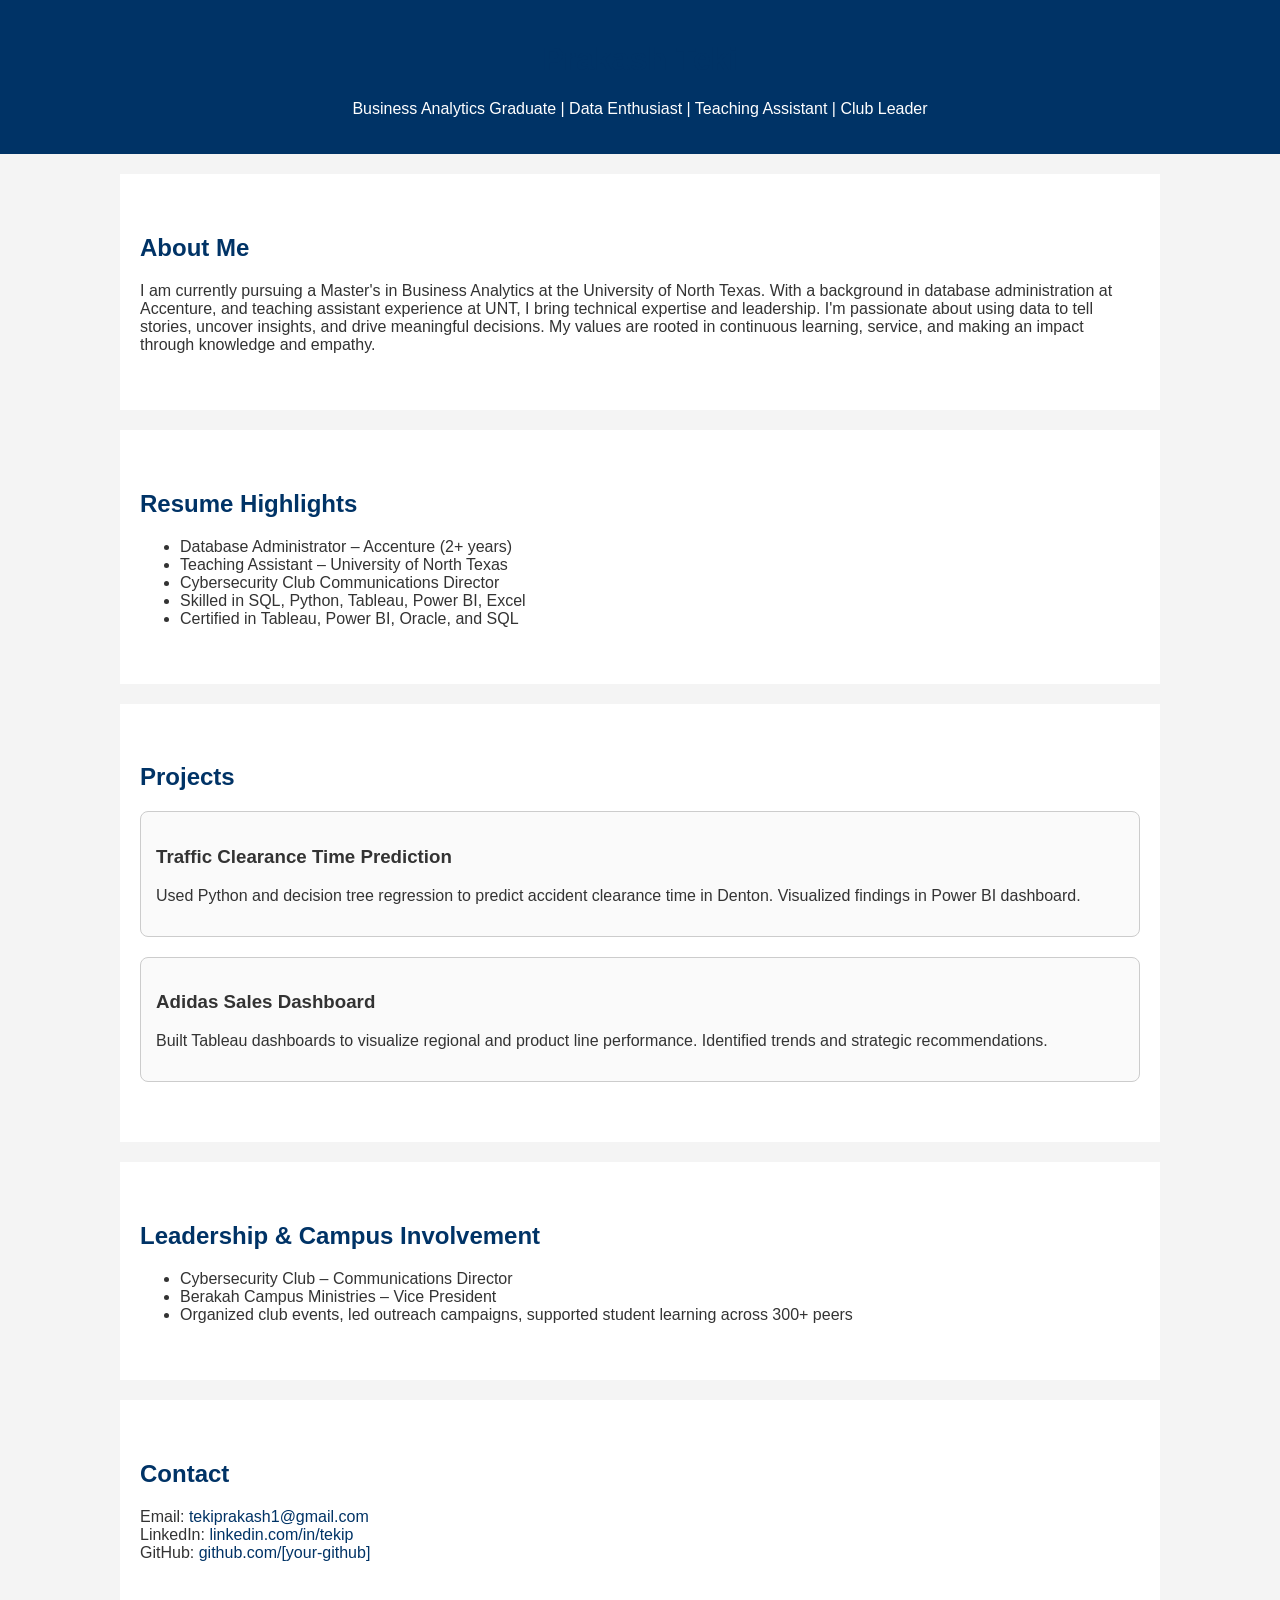
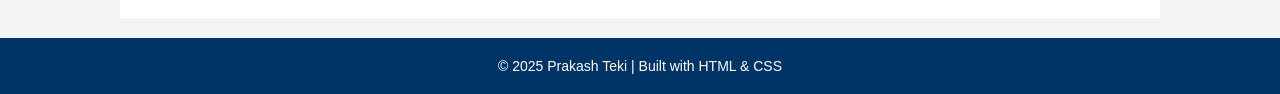
<file: prakash_teki_portfolio.html>
<!DOCTYPE html>
<html lang="en">
<head>
    <meta charset="UTF-8">
    <meta name="viewport" content="width=device-width, initial-scale=1.0">
    <title>Prakash Teki | Portfolio</title>
    <style>
        body { font-family: Arial, sans-serif; margin: 0; background: #f4f4f4; color: #333; }
        header { background: #003366; color: #fff; padding: 20px; text-align: center; }
        section { padding: 40px 20px; max-width: 1000px; margin: auto; background: #fff; margin-top: 20px; }
        h1, h2 { color: #003366; }
        .project { margin-bottom: 20px; padding: 15px; border: 1px solid #ccc; border-radius: 8px; background: #fafafa; }
        footer { text-align: center; padding: 20px; font-size: 14px; background: #003366; color: white; margin-top: 20px; }
        a { color: #003366; text-decoration: none; }
    </style>
</head>
<body>

<header>
    <h1>Prakash Teki</h1>
    <p>Business Analytics Graduate | Data Enthusiast | Teaching Assistant | Club Leader</p>
</header>

<section>
    <h2>About Me</h2>
    <p>I am currently pursuing a Master's in Business Analytics at the University of North Texas. With a background in database administration at Accenture, and teaching assistant experience at UNT, I bring technical expertise and leadership. I'm passionate about using data to tell stories, uncover insights, and drive meaningful decisions. My values are rooted in continuous learning, service, and making an impact through knowledge and empathy.</p>
</section>

<section>
    <h2>Resume Highlights</h2>
    <ul>
        <li>Database Administrator – Accenture (2+ years)</li>
        <li>Teaching Assistant – University of North Texas</li>
        <li>Cybersecurity Club Communications Director</li>
        <li>Skilled in SQL, Python, Tableau, Power BI, Excel</li>
        <li>Certified in Tableau, Power BI, Oracle, and SQL</li>
    </ul>
</section>

<section>
    <h2>Projects</h2>
    <div class="project">
        <h3>Traffic Clearance Time Prediction</h3>
        <p>Used Python and decision tree regression to predict accident clearance time in Denton. Visualized findings in Power BI dashboard.</p>
    </div>
    <div class="project">
        <h3>Adidas Sales Dashboard</h3>
        <p>Built Tableau dashboards to visualize regional and product line performance. Identified trends and strategic recommendations.</p>
    </div>
    <!-- Add more projects here -->
</section>

<section>
    <h2>Leadership & Campus Involvement</h2>
    <ul>
        <li>Cybersecurity Club – Communications Director</li>
        <li>Berakah Campus Ministries – Vice President</li>
        <li>Organized club events, led outreach campaigns, supported student learning across 300+ peers</li>
    </ul>
</section>

<section>
    <h2>Contact</h2>
    <p>Email: <a href="mailto:tekiprakash1@gmail.com">tekiprakash1@gmail.com</a><br>
       LinkedIn: <a href="https://linkedin.com/in/tekip" target="_blank">linkedin.com/in/tekip</a><br>
       GitHub: <a href="https://github.com/" target="_blank">github.com/[your-github]</a></p>
</section>

<footer>
    &copy; 2025 Prakash Teki | Built with HTML & CSS
</footer>

</body>
</html>
</file>
<file: styles.css>
/* ═══════════════════════════════════════════
   PRAKASH TEKI PORTFOLIO — styles.css
   Dark theme · Space Grotesk + Inter
═══════════════════════════════════════════ */

/* ─── RESET & VARIABLES ─── */
*, *::before, *::after {
  box-sizing: border-box;
  margin: 0;
  padding: 0;
}

:root {
  --bg:          #09090f;
  --bg-card:     #12121a;
  --bg-elevated: #1a1a26;
  --border:      #1e1e30;
  --border-hover:#3030508a;
  --accent:      #4361ee;
  --accent-dim:  rgba(67, 97, 238, 0.12);
  --accent-glow: rgba(67, 97, 238, 0.25);
  --accent2:     #00d4c8;
  --accent2-dim: rgba(0, 212, 200, 0.1);
  --text:        #f0f0f8;
  --text-sec:    #9494b0;
  --text-muted:  #52526a;
  --success:     #22c55e;
  --radius:      12px;
  --radius-lg:   18px;
  --radius-xl:   24px;
  --shadow:      0 4px 24px rgba(0,0,0,0.4);
  --shadow-lg:   0 8px 48px rgba(0,0,0,0.6);
  --transition:  all 0.3s cubic-bezier(0.4, 0, 0.2, 1);
  --font-h:      'Space Grotesk', sans-serif;
  --font-b:      'Inter', sans-serif;
}

html {
  scroll-behavior: smooth;
  scroll-padding-top: 80px;
}

body {
  background-color: var(--bg);
  color: var(--text);
  font-family: var(--font-b);
  font-size: 16px;
  line-height: 1.7;
  -webkit-font-smoothing: antialiased;
  overflow-x: hidden;
}

a { text-decoration: none; color: inherit; }
ul { list-style: none; }
img { max-width: 100%; display: block; }

/* ─── CONTAINER ─── */
.container {
  max-width: 1180px;
  margin: 0 auto;
  padding: 0 24px;
}

/* ─── SECTION BASE ─── */
.section { padding: 100px 0; }
.section-alt { background: linear-gradient(180deg, var(--bg) 0%, #0d0d18 50%, var(--bg) 100%); }

.section-header {
  text-align: center;
  margin-bottom: 60px;
}

.section-tag {
  display: inline-block;
  font-family: var(--font-h);
  font-size: 0.75rem;
  font-weight: 600;
  letter-spacing: 0.15em;
  text-transform: uppercase;
  color: var(--accent);
  background: var(--accent-dim);
  border: 1px solid rgba(67, 97, 238, 0.3);
  padding: 4px 14px;
  border-radius: 100px;
  margin-bottom: 16px;
}

.section-title {
  font-family: var(--font-h);
  font-size: clamp(1.8rem, 3.5vw, 2.6rem);
  font-weight: 700;
  color: var(--text);
  line-height: 1.2;
}

.section-subtitle {
  margin-top: 12px;
  color: var(--text-sec);
  font-size: 1rem;
}

/* ─── SCROLL REVEAL ─── */
.reveal {
  opacity: 0;
  transform: translateY(28px);
  transition: opacity 0.6s ease, transform 0.6s ease;
}
.reveal.visible {
  opacity: 1;
  transform: translateY(0);
}
.reveal:nth-child(2) { transition-delay: 0.1s; }
.reveal:nth-child(3) { transition-delay: 0.2s; }
.reveal:nth-child(4) { transition-delay: 0.3s; }
.reveal:nth-child(5) { transition-delay: 0.4s; }
.reveal:nth-child(6) { transition-delay: 0.5s; }

/* ─── BUTTONS ─── */
.btn-primary {
  display: inline-flex;
  align-items: center;
  gap: 8px;
  background: var(--accent);
  color: #fff;
  font-family: var(--font-h);
  font-size: 0.9rem;
  font-weight: 600;
  padding: 13px 28px;
  border-radius: 100px;
  border: none;
  cursor: pointer;
  transition: var(--transition);
  box-shadow: 0 0 0 0 var(--accent-glow);
}
.btn-primary:hover {
  background: #5472f0;
  transform: translateY(-2px);
  box-shadow: 0 8px 32px var(--accent-glow);
}
.btn-secondary {
  display: inline-flex;
  align-items: center;
  gap: 8px;
  background: transparent;
  color: var(--text);
  font-family: var(--font-h);
  font-size: 0.9rem;
  font-weight: 500;
  padding: 12px 28px;
  border-radius: 100px;
  border: 1px solid var(--border-hover);
  cursor: pointer;
  transition: var(--transition);
}
.btn-secondary:hover {
  border-color: var(--accent);
  color: var(--accent);
  transform: translateY(-2px);
}
.btn-full { width: 100%; justify-content: center; }


/* ══════════════════════════════════════════
   NAVIGATION
══════════════════════════════════════════ */
#navbar {
  position: fixed;
  top: 0; left: 0; right: 0;
  z-index: 1000;
  padding: 16px 0;
  transition: var(--transition);
}
#navbar.scrolled {
  background: rgba(9, 9, 15, 0.85);
  backdrop-filter: blur(20px);
  -webkit-backdrop-filter: blur(20px);
  border-bottom: 1px solid var(--border);
  padding: 12px 0;
}
.nav-container {
  max-width: 1180px;
  margin: 0 auto;
  padding: 0 24px;
  display: flex;
  align-items: center;
  gap: 32px;
}
.nav-logo {
  font-family: var(--font-h);
  font-size: 1.3rem;
  font-weight: 700;
  color: var(--accent);
  background: var(--accent-dim);
  border: 1px solid rgba(67,97,238,0.3);
  width: 42px; height: 42px;
  display: flex; align-items: center; justify-content: center;
  border-radius: 10px;
  transition: var(--transition);
  flex-shrink: 0;
}
.nav-logo:hover { background: var(--accent); color: #fff; }

.nav-links {
  display: flex;
  align-items: center;
  gap: 4px;
  margin-left: auto;
}
.nav-links a {
  font-family: var(--font-h);
  font-size: 0.87rem;
  font-weight: 500;
  color: var(--text-sec);
  padding: 7px 14px;
  border-radius: 8px;
  transition: var(--transition);
}
.nav-links a:hover, .nav-links a.active {
  color: var(--text);
  background: var(--bg-elevated);
}
.nav-cta {
  font-family: var(--font-h);
  font-size: 0.85rem;
  font-weight: 600;
  color: var(--accent);
  border: 1px solid rgba(67,97,238,0.4);
  padding: 8px 20px;
  border-radius: 100px;
  transition: var(--transition);
  white-space: nowrap;
}
.nav-cta:hover { background: var(--accent); color: #fff; }

.hamburger {
  display: none;
  flex-direction: column;
  gap: 5px;
  background: none;
  border: none;
  cursor: pointer;
  padding: 4px;
  margin-left: auto;
}
.hamburger span {
  display: block;
  width: 24px; height: 2px;
  background: var(--text-sec);
  border-radius: 2px;
  transition: var(--transition);
}
.hamburger.open span:nth-child(1) { transform: translateY(7px) rotate(45deg); }
.hamburger.open span:nth-child(2) { opacity: 0; }
.hamburger.open span:nth-child(3) { transform: translateY(-7px) rotate(-45deg); }

.mobile-menu {
  display: none;
  position: absolute;
  top: 100%; left: 0; right: 0;
  background: rgba(9, 9, 15, 0.97);
  backdrop-filter: blur(20px);
  border-bottom: 1px solid var(--border);
  padding: 16px 24px 24px;
}
.mobile-menu.open { display: block; }
.mobile-menu ul { display: flex; flex-direction: column; gap: 4px; }
.mobile-link {
  display: block;
  font-family: var(--font-h);
  font-size: 0.95rem;
  font-weight: 500;
  color: var(--text-sec);
  padding: 10px 12px;
  border-radius: 8px;
  transition: var(--transition);
}
.mobile-link:hover { color: var(--text); background: var(--bg-elevated); }
.mobile-cta { color: var(--accent) !important; margin-top: 8px; }


/* ══════════════════════════════════════════
   HERO
══════════════════════════════════════════ */
#hero {
  position: relative;
  min-height: 100vh;
  display: flex;
  flex-direction: column;
  padding-top: 80px;
  overflow: hidden;
}
.hero-bg {
  position: absolute;
  inset: 0;
  pointer-events: none;
  z-index: 0;
}
.orb {
  position: absolute;
  border-radius: 50%;
  filter: blur(80px);
  opacity: 0.18;
}
.orb-1 {
  width: 600px; height: 600px;
  background: radial-gradient(circle, #4361ee, transparent 70%);
  top: -100px; right: -100px;
}
.orb-2 {
  width: 400px; height: 400px;
  background: radial-gradient(circle, #00d4c8, transparent 70%);
  bottom: 100px; left: -80px;
}
.grid-overlay {
  position: absolute;
  inset: 0;
  background-image:
    linear-gradient(rgba(255,255,255,0.025) 1px, transparent 1px),
    linear-gradient(90deg, rgba(255,255,255,0.025) 1px, transparent 1px);
  background-size: 50px 50px;
  mask-image: radial-gradient(ellipse 80% 80% at 50% 50%, black 30%, transparent 100%);
}

.hero-container {
  position: relative;
  z-index: 1;
  display: flex;
  align-items: center;
  gap: 60px;
  flex: 1;
  padding-top: 60px;
  padding-bottom: 40px;
}

/* Hero text */
.hero-text { flex: 1; }
.hero-greeting {
  font-family: var(--font-h);
  font-size: 0.9rem;
  font-weight: 500;
  letter-spacing: 0.1em;
  color: var(--text-sec);
  text-transform: uppercase;
  margin-bottom: 8px;
}
.hero-name {
  font-family: var(--font-h);
  font-size: clamp(2.8rem, 6vw, 5rem);
  font-weight: 700;
  line-height: 1.05;
  color: var(--text);
  margin-bottom: 16px;
  letter-spacing: -0.02em;
}
.hero-title-wrap {
  display: flex;
  align-items: center;
  font-family: var(--font-h);
  font-size: clamp(1rem, 2vw, 1.3rem);
  font-weight: 500;
  color: var(--text-sec);
  margin-bottom: 28px;
  min-height: 2rem;
}
.typed-text {
  color: var(--accent2);
  font-weight: 600;
}
.cursor {
  color: var(--accent);
  font-weight: 300;
  animation: blink 1s step-end infinite;
}
@keyframes blink { 0%,100%{opacity:1} 50%{opacity:0} }

.hero-bio {
  font-size: 1rem;
  color: var(--text-sec);
  line-height: 1.8;
  max-width: 540px;
  margin-bottom: 36px;
}
.hero-bio strong { color: var(--text); }

.hero-cta {
  display: flex;
  gap: 14px;
  flex-wrap: wrap;
  margin-bottom: 32px;
}

.hero-socials {
  display: flex;
  gap: 12px;
}
.social-link {
  width: 42px; height: 42px;
  display: flex; align-items: center; justify-content: center;
  border-radius: 10px;
  background: var(--bg-elevated);
  border: 1px solid var(--border);
  color: var(--text-sec);
  transition: var(--transition);
}
.social-link svg { width: 18px; height: 18px; }
.social-link:hover { border-color: var(--accent); color: var(--accent); background: var(--accent-dim); transform: translateY(-2px); }

/* Hero visual */
.hero-visual {
  position: relative;
  flex-shrink: 0;
  width: 360px;
}
.profile-frame {
  position: relative;
  width: 320px;
  height: 400px;
  border-radius: var(--radius-xl);
  overflow: hidden;
  border: 2px solid transparent;
  background: var(--bg-card) padding-box,
              linear-gradient(135deg, var(--accent) 0%, var(--accent2) 100%) border-box;
  box-shadow: 0 24px 80px rgba(67,97,238,0.25), var(--shadow-lg);
  margin: 0 auto;
}
.profile-img {
  width: 100%; height: 100%;
  object-fit: cover;
  object-position: top center;
}
.profile-fallback {
  position: absolute;
  inset: 0;
  display: none;
  align-items: center;
  justify-content: center;
  font-family: var(--font-h);
  font-size: 5rem;
  font-weight: 700;
  color: var(--accent);
  background: var(--bg-card);
}
.profile-img:not([src]), .profile-img[src="assets/profile.jpg"]:not([complete]) ~ .profile-fallback {
  display: flex;
}

/* Floating cert badges */
.cert-badge {
  position: absolute;
  background: var(--bg-card);
  border: 1px solid var(--border);
  border-radius: 100px;
  padding: 7px 14px;
  font-family: var(--font-h);
  font-size: 0.78rem;
  font-weight: 600;
  color: var(--text);
  white-space: nowrap;
  box-shadow: var(--shadow);
  backdrop-filter: blur(8px);
  animation: float 4s ease-in-out infinite;
}
.badge-icon { color: var(--success); margin-right: 4px; }
.badge-1 { top: 30px; right: -10px; animation-delay: 0s; }
.badge-2 { bottom: 100px; right: -20px; animation-delay: 1.4s; }
.badge-3 { bottom: 30px; left: -20px; animation-delay: 0.7s; border-color: rgba(67,97,238,0.4); color: var(--accent); }
@keyframes float {
  0%,100% { transform: translateY(0); }
  50% { transform: translateY(-8px); }
}

/* Stats bar */
.stats-bar {
  position: relative;
  z-index: 1;
  border-top: 1px solid var(--border);
  background: rgba(18,18,26,0.8);
  backdrop-filter: blur(8px);
  padding: 28px 0;
}
.stats-grid {
  display: flex;
  align-items: center;
  justify-content: center;
  gap: 0;
}
.stat-item {
  display: flex;
  flex-direction: column;
  align-items: center;
  gap: 4px;
  padding: 0 48px;
}
.stat-num {
  font-family: var(--font-h);
  font-size: clamp(1.8rem, 3vw, 2.4rem);
  font-weight: 700;
  color: var(--accent);
  line-height: 1;
}
.stat-suffix {
  font-family: var(--font-h);
  font-size: 1.5rem;
  font-weight: 700;
  color: var(--accent);
}
.stat-label {
  font-size: 0.8rem;
  color: var(--text-sec);
  font-weight: 500;
  text-align: center;
}
.stat-divider {
  width: 1px;
  height: 40px;
  background: var(--border);
  flex-shrink: 0;
}


/* ══════════════════════════════════════════
   ABOUT & SKILLS
══════════════════════════════════════════ */
.about-grid {
  display: grid;
  grid-template-columns: 1fr 1fr;
  gap: 64px;
  align-items: start;
}
.about-text p {
  color: var(--text-sec);
  margin-bottom: 16px;
  font-size: 0.97rem;
  line-height: 1.8;
}
.about-text p strong { color: var(--text); }
.about-highlights {
  margin-top: 28px;
  display: flex;
  flex-direction: column;
  gap: 10px;
}
.about-highlights li {
  display: flex;
  align-items: flex-start;
  gap: 10px;
  font-size: 0.92rem;
  color: var(--text-sec);
}
.highlight-dot {
  width: 6px; height: 6px;
  border-radius: 50%;
  background: var(--accent);
  flex-shrink: 0;
  margin-top: 8px;
}

.skills-heading {
  font-family: var(--font-h);
  font-size: 1rem;
  font-weight: 600;
  color: var(--text);
  margin-bottom: 20px;
}
.skill-group {
  margin-bottom: 20px;
}
.skill-group-label {
  display: block;
  font-size: 0.72rem;
  font-weight: 600;
  letter-spacing: 0.12em;
  text-transform: uppercase;
  color: var(--text-muted);
  margin-bottom: 8px;
}
.skill-tags {
  display: flex;
  flex-wrap: wrap;
  gap: 7px;
}
.tag {
  font-size: 0.8rem;
  font-family: var(--font-h);
  font-weight: 500;
  color: var(--text-sec);
  background: var(--bg-card);
  border: 1px solid var(--border);
  padding: 4px 12px;
  border-radius: 100px;
  transition: var(--transition);
}
.tag:hover { border-color: var(--accent); color: var(--text); }
.tag-accent {
  color: var(--accent);
  background: var(--accent-dim);
  border-color: rgba(67,97,238,0.3);
}
.tag-sm {
  font-size: 0.75rem;
  font-family: var(--font-h);
  font-weight: 500;
  color: var(--text-sec);
  background: var(--bg-elevated);
  border: 1px solid var(--border);
  padding: 3px 10px;
  border-radius: 100px;
}


/* ══════════════════════════════════════════
   EXPERIENCE TIMELINE
══════════════════════════════════════════ */
.timeline {
  position: relative;
  display: flex;
  flex-direction: column;
  gap: 0;
}
.timeline::before {
  content: '';
  position: absolute;
  left: 18px;
  top: 18px;
  bottom: 18px;
  width: 2px;
  background: linear-gradient(180deg, var(--accent) 0%, var(--accent2) 100%);
  opacity: 0.3;
}
.timeline-item {
  position: relative;
  padding-left: 60px;
  padding-bottom: 40px;
}
.timeline-item:last-child { padding-bottom: 0; }
.timeline-dot {
  position: absolute;
  left: 9px;
  top: 20px;
  width: 20px; height: 20px;
  border-radius: 50%;
  background: var(--accent);
  border: 3px solid var(--bg);
  box-shadow: 0 0 0 3px var(--accent-dim), 0 0 20px var(--accent-glow);
}
.timeline-card {
  background: var(--bg-card);
  border: 1px solid var(--border);
  border-radius: var(--radius-lg);
  padding: 28px 32px;
  transition: var(--transition);
}
.timeline-card:hover {
  border-color: var(--border-hover);
  box-shadow: 0 4px 32px rgba(67,97,238,0.08);
  transform: translateX(4px);
}
.timeline-header {
  display: flex;
  justify-content: space-between;
  align-items: flex-start;
  gap: 16px;
  margin-bottom: 16px;
  flex-wrap: wrap;
}
.timeline-role {
  font-family: var(--font-h);
  font-size: 1.1rem;
  font-weight: 600;
  color: var(--text);
}
.timeline-company {
  font-size: 0.9rem;
  color: var(--accent);
  font-weight: 500;
  margin-top: 2px;
}
.timeline-date {
  font-size: 0.8rem;
  color: var(--text-muted);
  font-weight: 500;
  white-space: nowrap;
  background: var(--bg-elevated);
  border: 1px solid var(--border);
  padding: 4px 12px;
  border-radius: 100px;
  flex-shrink: 0;
}
.timeline-bullets {
  list-style: none;
  display: flex;
  flex-direction: column;
  gap: 8px;
  margin-bottom: 16px;
}
.timeline-bullets li {
  position: relative;
  padding-left: 16px;
  font-size: 0.9rem;
  color: var(--text-sec);
  line-height: 1.6;
}
.timeline-bullets li::before {
  content: '';
  position: absolute;
  left: 0; top: 10px;
  width: 5px; height: 5px;
  border-radius: 50%;
  background: var(--accent);
}
.timeline-bullets li strong { color: var(--text); }
.timeline-tags {
  display: flex;
  flex-wrap: wrap;
  gap: 6px;
}


/* ══════════════════════════════════════════
   PROJECTS
══════════════════════════════════════════ */
.filter-tabs {
  display: flex;
  gap: 8px;
  flex-wrap: wrap;
  justify-content: center;
  margin-bottom: 48px;
}
.filter-btn {
  font-family: var(--font-h);
  font-size: 0.82rem;
  font-weight: 600;
  color: var(--text-sec);
  background: var(--bg-card);
  border: 1px solid var(--border);
  padding: 8px 18px;
  border-radius: 100px;
  cursor: pointer;
  transition: var(--transition);
}
.filter-btn:hover { border-color: var(--accent); color: var(--text); }
.filter-btn.active { background: var(--accent); border-color: var(--accent); color: #fff; }

.projects-grid {
  display: grid;
  grid-template-columns: repeat(3, 1fr);
  gap: 24px;
}

.project-card {
  background: var(--bg-card);
  border: 1px solid var(--border);
  border-radius: var(--radius-lg);
  padding: 28px;
  display: flex;
  flex-direction: column;
  gap: 16px;
  transition: var(--transition);
  position: relative;
  overflow: hidden;
}
.project-card::before {
  content: '';
  position: absolute;
  top: 0; left: 0; right: 0;
  height: 2px;
  background: linear-gradient(90deg, var(--accent), var(--accent2));
  opacity: 0;
  transition: var(--transition);
}
.project-card:hover {
  border-color: var(--border-hover);
  transform: translateY(-4px);
  box-shadow: 0 16px 48px rgba(67,97,238,0.12);
}
.project-card:hover::before { opacity: 1; }
.project-card.hidden { display: none; }

.project-card-top {
  display: flex;
  align-items: center;
  justify-content: space-between;
}
.project-icon {
  width: 40px; height: 40px;
  display: flex; align-items: center; justify-content: center;
  background: var(--bg-elevated);
  border: 1px solid var(--border);
  border-radius: 10px;
  color: var(--accent);
}
.project-icon svg { width: 20px; height: 20px; }

.project-cat-badge {
  font-family: var(--font-h);
  font-size: 0.7rem;
  font-weight: 600;
  padding: 3px 10px;
  border-radius: 100px;
  letter-spacing: 0.05em;
}
.badge-engineering { background: rgba(6,182,212,0.12); color: #06b6d4; border: 1px solid rgba(6,182,212,0.25); }
.badge-bi          { background: rgba(168,85,247,0.12); color: #a855f7; border: 1px solid rgba(168,85,247,0.25); }
.badge-analyst     { background: var(--accent-dim);      color: var(--accent); border: 1px solid rgba(67,97,238,0.3); }
.badge-ml          { background: rgba(251,146,60,0.12);  color: #fb923c; border: 1px solid rgba(251,146,60,0.25); }

.project-title {
  font-family: var(--font-h);
  font-size: 1.05rem;
  font-weight: 600;
  color: var(--text);
  line-height: 1.3;
}
.project-desc {
  font-size: 0.87rem;
  color: var(--text-sec);
  line-height: 1.65;
  flex: 1;
}
.project-metric {
  background: var(--bg-elevated);
  border: 1px solid var(--border);
  border-radius: 8px;
  padding: 10px 14px;
  display: flex;
  flex-direction: column;
  gap: 2px;
}
.metric-label {
  font-size: 0.7rem;
  font-weight: 600;
  letter-spacing: 0.08em;
  text-transform: uppercase;
  color: var(--text-muted);
}
.metric-value {
  font-family: var(--font-h);
  font-size: 0.82rem;
  font-weight: 600;
  color: var(--accent2);
}
.project-tags {
  display: flex;
  flex-wrap: wrap;
  gap: 6px;
}
.project-links {
  display: flex;
  gap: 10px;
  margin-top: 4px;
}
.project-link {
  display: inline-flex;
  align-items: center;
  gap: 6px;
  font-family: var(--font-h);
  font-size: 0.8rem;
  font-weight: 600;
  color: var(--text-sec);
  padding: 6px 14px;
  border: 1px solid var(--border);
  border-radius: 100px;
  transition: var(--transition);
}
.project-link:hover { border-color: var(--accent); color: var(--accent); }


/* ══════════════════════════════════════════
   EDUCATION & CERTIFICATIONS
══════════════════════════════════════════ */
.edu-grid {
  display: grid;
  grid-template-columns: 1fr 1fr;
  gap: 48px;
}
.edu-col-heading {
  font-family: var(--font-h);
  font-size: 0.75rem;
  font-weight: 600;
  letter-spacing: 0.15em;
  text-transform: uppercase;
  color: var(--text-muted);
  margin-bottom: 20px;
}
.edu-card {
  display: flex;
  gap: 16px;
  background: var(--bg-card);
  border: 1px solid var(--border);
  border-radius: var(--radius-lg);
  padding: 22px 24px;
  margin-bottom: 16px;
  transition: var(--transition);
}
.edu-card:hover { border-color: var(--border-hover); }
.edu-icon {
  width: 42px; height: 42px;
  display: flex; align-items: center; justify-content: center;
  border-radius: 10px;
  flex-shrink: 0;
}
.edu-icon svg { width: 22px; height: 22px; }
.edu-icon-unt   { background: rgba(0,100,0,0.15); border: 1px solid rgba(0,150,0,0.2); color: #22c55e; }
.edu-icon-osmania{ background: rgba(67,97,238,0.1); border: 1px solid rgba(67,97,238,0.2); color: var(--accent); }

.edu-degree {
  font-family: var(--font-h);
  font-size: 0.95rem;
  font-weight: 600;
  color: var(--text);
  margin-bottom: 3px;
}
.edu-school {
  font-size: 0.88rem;
  font-weight: 500;
  color: var(--accent);
  margin-bottom: 2px;
}
.edu-detail { font-size: 0.8rem; color: var(--text-muted); margin-bottom: 10px; }
.edu-meta { display: flex; align-items: center; gap: 10px; flex-wrap: wrap; }
.edu-badge {
  font-family: var(--font-h);
  font-size: 0.75rem;
  font-weight: 600;
  color: var(--accent);
  background: var(--accent-dim);
  border: 1px solid rgba(67,97,238,0.3);
  padding: 3px 10px;
  border-radius: 100px;
}
.edu-date { font-size: 0.78rem; color: var(--text-muted); }

/* Cert cards */
.cert-card {
  display: flex;
  align-items: flex-start;
  gap: 16px;
  background: var(--bg-card);
  border: 1px solid var(--border);
  border-radius: var(--radius-lg);
  padding: 22px 24px;
  margin-bottom: 16px;
  transition: var(--transition);
  position: relative;
}
.cert-card:hover { border-color: rgba(67,97,238,0.4); box-shadow: 0 4px 24px rgba(67,97,238,0.08); }
.cert-logo {
  width: 36px; height: 36px;
  flex-shrink: 0;
}
.cert-logo svg { width: 36px; height: 36px; border-radius: 4px; }
.cert-name {
  font-family: var(--font-h);
  font-size: 0.95rem;
  font-weight: 600;
  color: var(--text);
  margin-bottom: 3px;
}
.cert-issuer { font-size: 0.82rem; color: var(--accent); font-weight: 500; margin-bottom: 6px; }
.cert-desc { font-size: 0.8rem; color: var(--text-muted); line-height: 1.5; }
.cert-status {
  position: absolute;
  top: 16px; right: 16px;
  font-size: 0.7rem;
  font-weight: 600;
  color: var(--success);
  background: rgba(34,197,94,0.1);
  border: 1px solid rgba(34,197,94,0.25);
  padding: 2px 10px;
  border-radius: 100px;
}


/* ══════════════════════════════════════════
   AWARDS & LEADERSHIP
══════════════════════════════════════════ */
.awards-featured {
  margin-bottom: 40px;
}
.award-spotlight {
  display: flex;
  align-items: center;
  gap: 32px;
  background: linear-gradient(135deg, rgba(67,97,238,0.08) 0%, rgba(0,212,200,0.04) 100%);
  border: 1px solid rgba(67,97,238,0.25);
  border-radius: var(--radius-xl);
  padding: 36px 40px;
  position: relative;
  overflow: hidden;
}
.award-spotlight::before {
  content: '';
  position: absolute;
  top: 0; left: 0; right: 0;
  height: 3px;
  background: linear-gradient(90deg, var(--accent), var(--accent2));
}
.award-trophy {
  width: 72px; height: 72px;
  background: linear-gradient(135deg, var(--accent), var(--accent2));
  border-radius: var(--radius-lg);
  display: flex; align-items: center; justify-content: center;
  flex-shrink: 0;
  box-shadow: 0 8px 32px var(--accent-glow);
}
.award-trophy svg { width: 34px; height: 34px; color: #fff; }
.award-tag {
  display: inline-block;
  font-family: var(--font-h);
  font-size: 0.7rem;
  font-weight: 600;
  letter-spacing: 0.12em;
  text-transform: uppercase;
  color: var(--accent2);
  margin-bottom: 8px;
}
.award-title {
  font-family: var(--font-h);
  font-size: 1.5rem;
  font-weight: 700;
  color: var(--text);
  margin-bottom: 10px;
}
.award-desc {
  font-size: 0.92rem;
  color: var(--text-sec);
  line-height: 1.7;
  max-width: 560px;
}

.leadership-grid {
  display: grid;
  grid-template-columns: 1fr 1fr;
  gap: 24px;
}
.leadership-card {
  background: var(--bg-card);
  border: 1px solid var(--border);
  border-radius: var(--radius-lg);
  padding: 28px;
  transition: var(--transition);
}
.leadership-card:hover { border-color: var(--border-hover); transform: translateY(-2px); }
.leadership-icon {
  width: 44px; height: 44px;
  background: var(--accent-dim);
  border: 1px solid rgba(67,97,238,0.25);
  border-radius: 12px;
  display: flex; align-items: center; justify-content: center;
  color: var(--accent);
  margin-bottom: 16px;
}
.leadership-icon svg { width: 22px; height: 22px; }
.leadership-title {
  font-family: var(--font-h);
  font-size: 1rem;
  font-weight: 600;
  color: var(--text);
  margin-bottom: 4px;
}
.leadership-org { font-size: 0.85rem; color: var(--accent); font-weight: 500; margin-bottom: 10px; }
.leadership-desc { font-size: 0.87rem; color: var(--text-sec); line-height: 1.6; }


/* ══════════════════════════════════════════
   CONTACT
══════════════════════════════════════════ */
.contact-grid {
  display: grid;
  grid-template-columns: 1fr 1.2fr;
  gap: 60px;
  align-items: start;
}
.contact-blurb {
  font-size: 0.97rem;
  color: var(--text-sec);
  line-height: 1.8;
  margin-bottom: 32px;
}
.contact-links { display: flex; flex-direction: column; gap: 16px; }
.contact-item {
  display: flex;
  align-items: center;
  gap: 14px;
  padding: 14px 18px;
  background: var(--bg-card);
  border: 1px solid var(--border);
  border-radius: var(--radius);
  transition: var(--transition);
}
.contact-item:not(.no-link):hover { border-color: var(--accent); transform: translateX(4px); }
.contact-icon {
  width: 38px; height: 38px;
  background: var(--accent-dim);
  border: 1px solid rgba(67,97,238,0.25);
  border-radius: 9px;
  display: flex; align-items: center; justify-content: center;
  color: var(--accent);
  flex-shrink: 0;
}
.contact-icon svg { width: 18px; height: 18px; }
.contact-label { display: block; font-size: 0.72rem; font-weight: 600; letter-spacing: 0.08em; text-transform: uppercase; color: var(--text-muted); margin-bottom: 2px; }
.contact-value { font-size: 0.9rem; font-weight: 500; color: var(--text); }

/* Contact form */
.contact-form {
  background: var(--bg-card);
  border: 1px solid var(--border);
  border-radius: var(--radius-xl);
  padding: 36px;
  display: flex;
  flex-direction: column;
  gap: 20px;
}
.form-group { display: flex; flex-direction: column; gap: 8px; }
.form-group label {
  font-family: var(--font-h);
  font-size: 0.82rem;
  font-weight: 600;
  color: var(--text-sec);
}
.form-group input,
.form-group textarea {
  background: var(--bg-elevated);
  border: 1px solid var(--border);
  border-radius: var(--radius);
  padding: 12px 16px;
  font-family: var(--font-b);
  font-size: 0.9rem;
  color: var(--text);
  outline: none;
  transition: var(--transition);
  width: 100%;
  resize: vertical;
}
.form-group input::placeholder,
.form-group textarea::placeholder { color: var(--text-muted); }
.form-group input:focus,
.form-group textarea:focus { border-color: var(--accent); box-shadow: 0 0 0 3px var(--accent-dim); }

.btn-arrow { transition: transform 0.3s ease; }
.btn-primary:hover .btn-arrow { transform: translateX(3px); }

.form-success {
  display: none;
  text-align: center;
  font-size: 0.88rem;
  color: var(--success);
  font-weight: 500;
  background: rgba(34,197,94,0.08);
  border: 1px solid rgba(34,197,94,0.2);
  padding: 10px;
  border-radius: var(--radius);
}
.form-success.show { display: block; }


/* ══════════════════════════════════════════
   FOOTER
══════════════════════════════════════════ */
footer {
  background: var(--bg-card);
  border-top: 1px solid var(--border);
  padding: 48px 0 24px;
}
.footer-inner {
  display: flex;
  align-items: center;
  justify-content: space-between;
  gap: 32px;
  margin-bottom: 32px;
  flex-wrap: wrap;
}
.footer-logo {
  font-family: var(--font-h);
  font-size: 1.5rem;
  font-weight: 700;
  color: var(--accent);
  display: block;
  margin-bottom: 6px;
}
.footer-tagline { font-size: 0.82rem; color: var(--text-muted); line-height: 1.6; }
.footer-nav { display: flex; gap: 24px; flex-wrap: wrap; }
.footer-nav a { font-size: 0.85rem; color: var(--text-sec); transition: var(--transition); }
.footer-nav a:hover { color: var(--accent); }
.footer-socials { display: flex; gap: 12px; }
.footer-socials a {
  width: 38px; height: 38px;
  display: flex; align-items: center; justify-content: center;
  border-radius: 9px;
  background: var(--bg-elevated);
  border: 1px solid var(--border);
  color: var(--text-sec);
  transition: var(--transition);
}
.footer-socials a:hover { border-color: var(--accent); color: var(--accent); }
.footer-bottom {
  border-top: 1px solid var(--border);
  padding-top: 20px;
  text-align: center;
}
.footer-bottom p { font-size: 0.8rem; color: var(--text-muted); }


/* ══════════════════════════════════════════
   RESPONSIVE
══════════════════════════════════════════ */
@media (max-width: 1024px) {
  .projects-grid { grid-template-columns: repeat(2, 1fr); }
  .hero-container { gap: 40px; }
  .hero-visual { width: 300px; }
  .profile-frame { width: 270px; height: 340px; }
  .about-grid { gap: 40px; }
}

@media (max-width: 860px) {
  .nav-links, .nav-cta { display: none; }
  .hamburger { display: flex; }

  .hero-container {
    flex-direction: column-reverse;
    text-align: center;
    padding-top: 40px;
    padding-bottom: 20px;
    gap: 40px;
  }
  .hero-visual { width: 100%; }
  .profile-frame { width: 240px; height: 300px; }
  .badge-1 { right: calc(50% - 230px); }
  .badge-2 { right: calc(50% - 250px); }
  .badge-3 { left: calc(50% - 230px); }
  .hero-bio { margin: 0 auto 36px; }
  .hero-cta, .hero-socials { justify-content: center; }
  .hero-title-wrap { justify-content: center; }

  .about-grid { grid-template-columns: 1fr; gap: 40px; }
  .edu-grid { grid-template-columns: 1fr; }
  .contact-grid { grid-template-columns: 1fr; gap: 40px; }
  .leadership-grid { grid-template-columns: 1fr; }

  .stat-item { padding: 0 24px; }
  .stat-num { font-size: 1.8rem; }
}

@media (max-width: 640px) {
  .section { padding: 70px 0; }
  .projects-grid { grid-template-columns: 1fr; }
  .stats-grid { flex-wrap: wrap; }
  .stat-divider { display: none; }
  .stat-item { padding: 12px 20px; flex: 1 1 40%; }

  .timeline::before { display: none; }
  .timeline-item { padding-left: 0; }
  .timeline-dot { display: none; }

  .award-spotlight { flex-direction: column; text-align: center; padding: 28px 24px; }
  .award-trophy { margin: 0 auto; }

  .hero-name { font-size: 2.5rem; }

  .contact-form { padding: 24px; }
  .footer-inner { flex-direction: column; align-items: flex-start; gap: 24px; }
}
</file>
